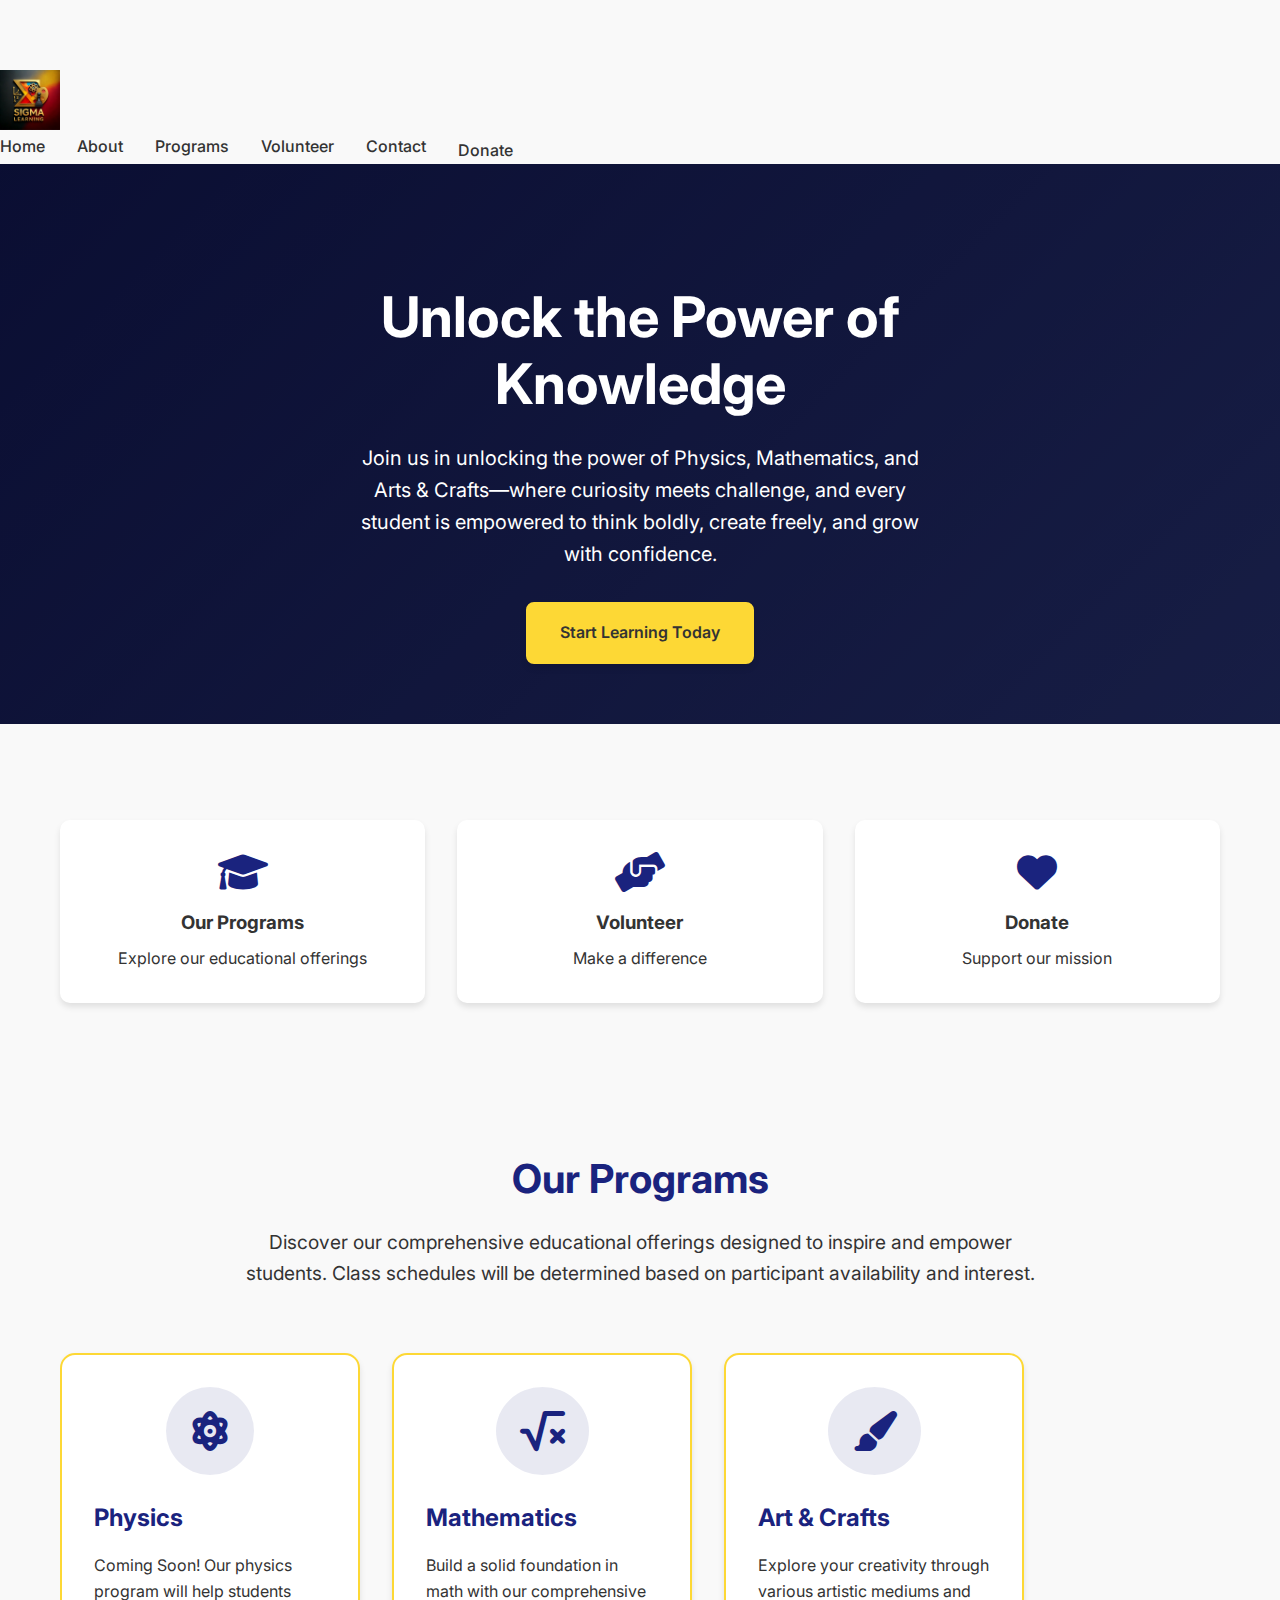
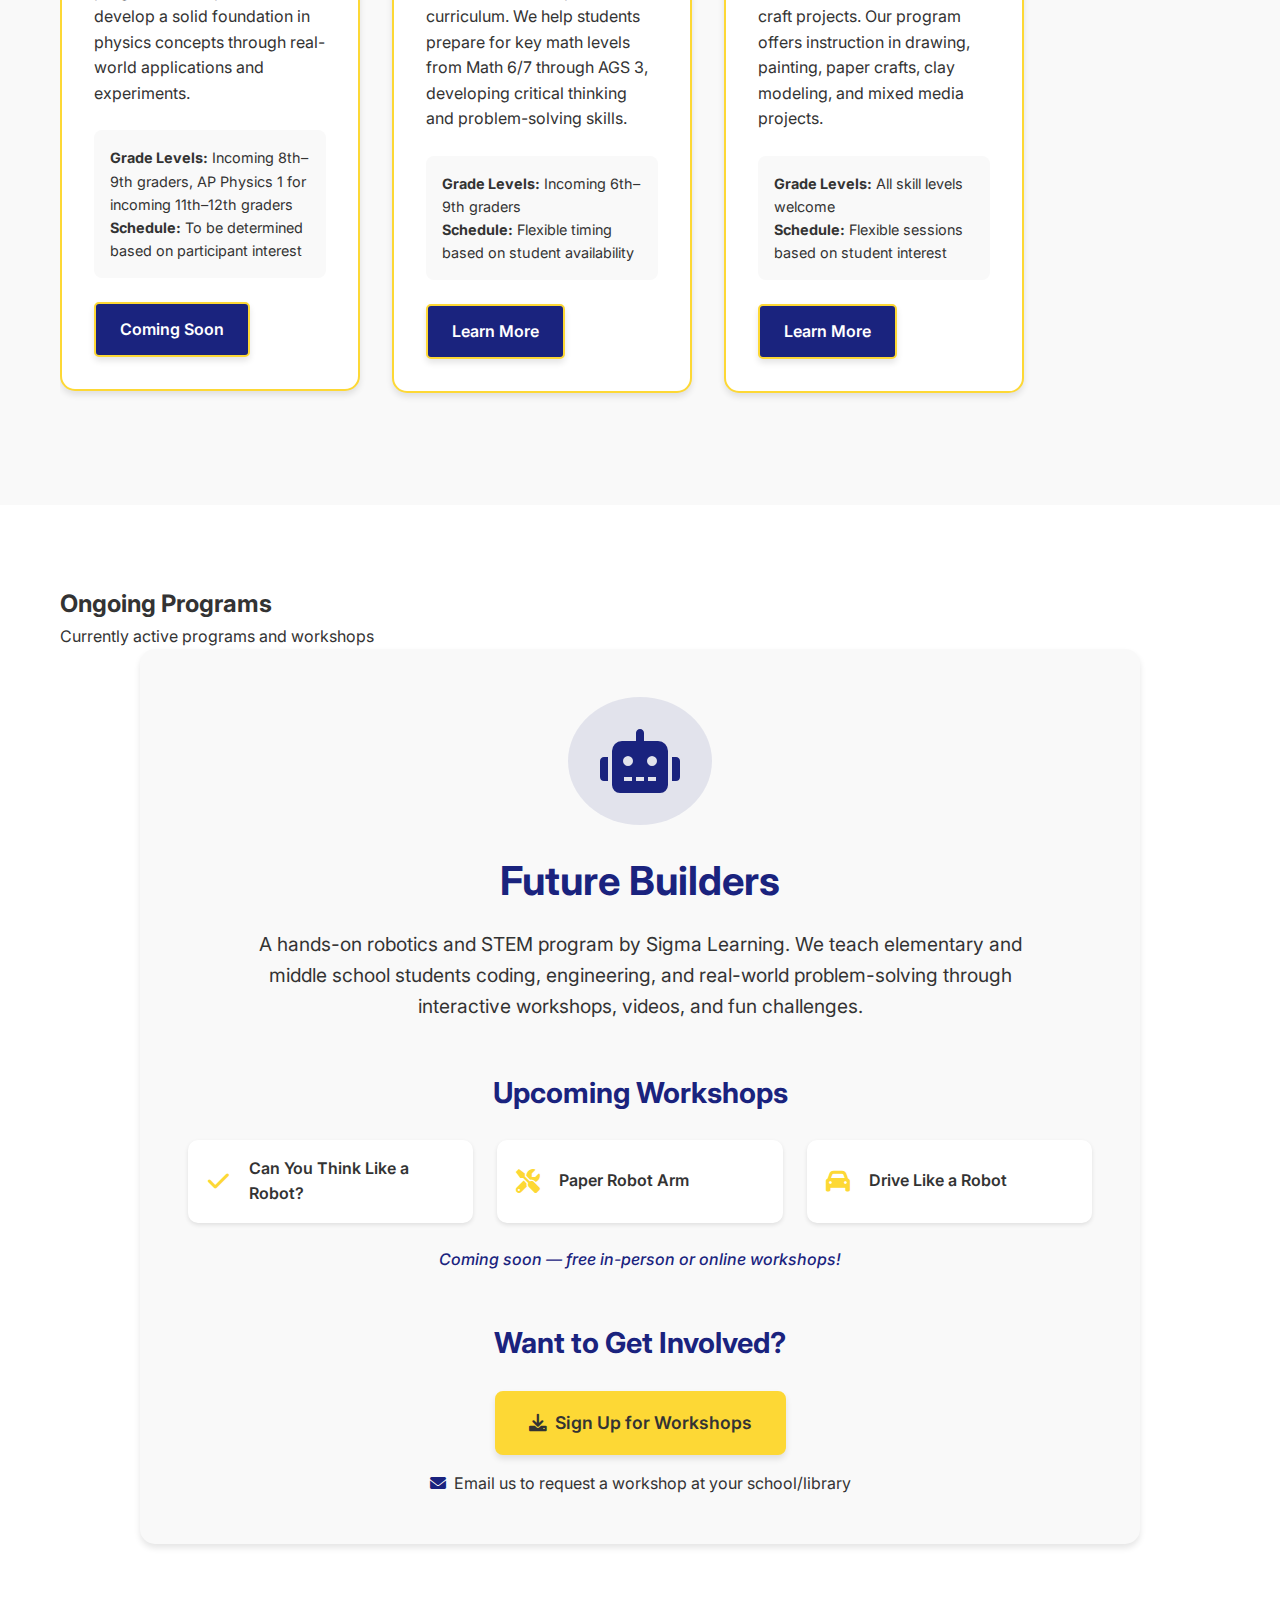
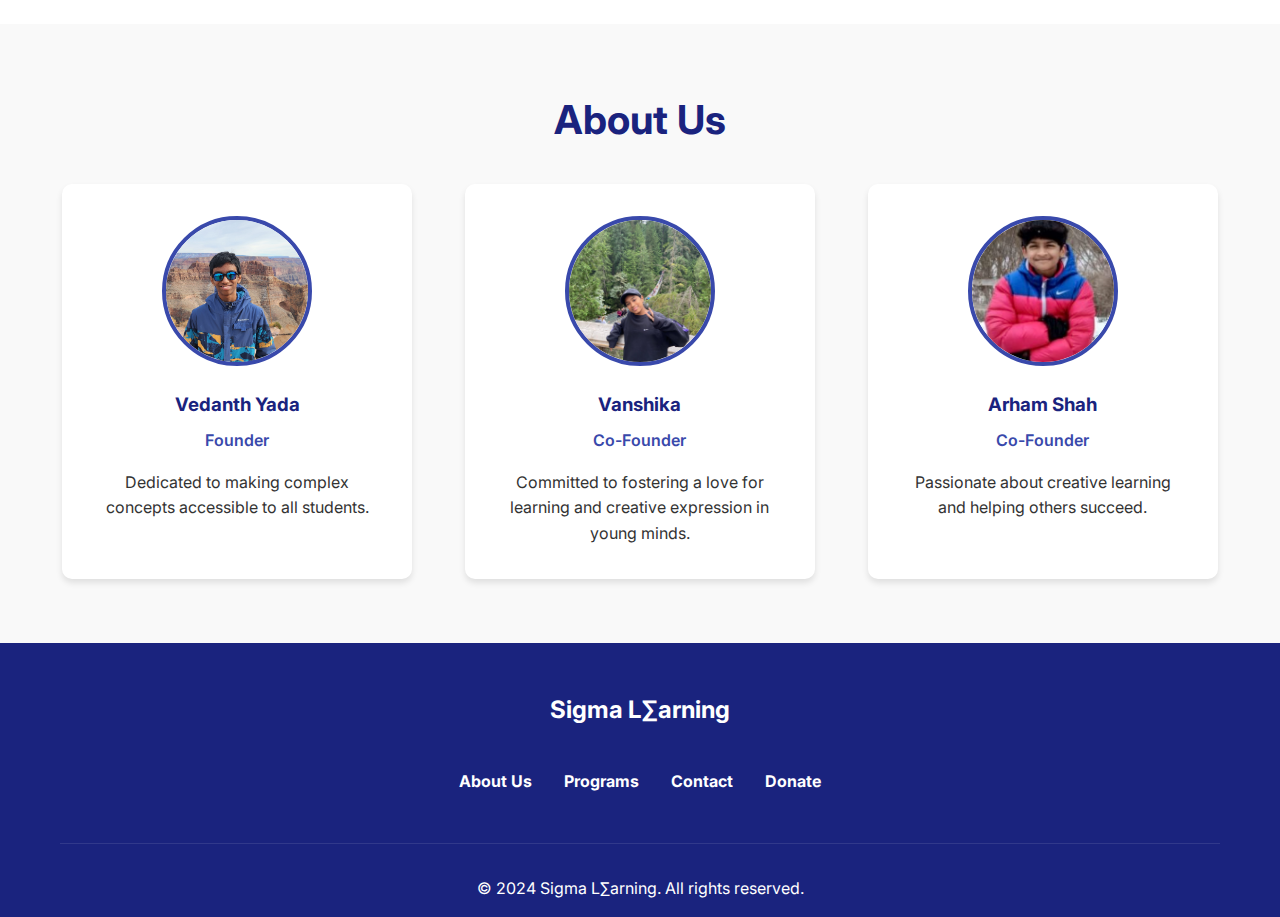
<file: index.html>
<!DOCTYPE html>
<html lang="en">
<head>
    <meta charset="UTF-8">
    <meta name="viewport" content="width=device-width, initial-scale=1.0">
    <title>Sigma L∑arning - Physics, Math, Chess & Art Education</title>
    <!-- Updated: 2024-03-21 -->
    <link rel="stylesheet" href="styles.css">
    <link rel="stylesheet" href="https://cdnjs.cloudflare.com/ajax/libs/font-awesome/6.0.0/css/all.min.css">
    <link href="https://fonts.googleapis.com/css2?family=Inter:wght@400;500;600;700&display=swap" rel="stylesheet">
</head>
<body>
    <!-- Navigation -->
    <nav class="navbar">
        <a href="index.html" class="logo">
            <img src="images/SL logo.jpg" alt="Sigma L∑arning Logo">
        </a>
        <button class="menu-toggle" aria-label="Toggle menu">
            <i class="fas fa-bars"></i>
        </button>
        <ul class="nav-links">
            <li><a href="index.html">Home</a></li>
            <li><a href="about.html">About</a></li>
            <li><a href="programs.html">Programs</a></li>
            <li><a href="volunteer.html">Volunteer</a></li>
            <li><a href="contact.html">Contact</a></li>
            <li><a href="donate.html" class="donate-btn">Donate</a></li>
        </ul>
    </nav>

    <!-- Hero Section -->
    <section class="hero">
        <div class="hero-content">
            <h1>Unlock the Power of Knowledge</h1>
            <p>Join us in unlocking the power of Physics, Mathematics, and Arts & Crafts—where curiosity meets challenge, and every student is empowered to think boldly, create freely, and grow with confidence.</p>
            <a href="https://forms.gle/2BKvypCwVg6WaUdq7" class="cta-button">Start Learning Today</a>
            <!-- Add this button for mobile devices -->
            <a href="programs.html" class="mobile-signup-btn">Sign Up for Programs</a>
        </div>
    </section>

    <!-- Quick Links Section -->
    <section class="quick-links">
        <div class="container">
            <div class="link-cards">
                <a href="programs.html" class="link-card">
                    <i class="fas fa-graduation-cap"></i>
                    <h3>Our Programs</h3>
                    <p>Explore our educational offerings</p>
                </a>
                <a href="volunteer.html" class="link-card">
                    <i class="fas fa-hands-helping"></i>
                    <h3>Volunteer</h3>
                    <p>Make a difference</p>
                </a>
                <a href="donate.html" class="link-card">
                    <i class="fas fa-heart"></i>
                    <h3>Donate</h3>
                    <p>Support our mission</p>
                </a>
            </div>
        </div>
    </section>

    <!-- Programs Section -->
    <section class="programs">
        <div class="container">
            <div class="section-header">
                <h2>Our Programs</h2>
                <p>Discover our comprehensive educational offerings designed to inspire and empower students. Class schedules will be determined based on participant availability and interest.</p>
            </div>
            <div class="program-cards">
                <div class="program-card">
                    <div class="program-icon">
                        <i class="fas fa-atom"></i>
                    </div>
                    <div class="program-content">
                        <h3>Physics</h3>
                        <p>Coming Soon! Our physics program will help students develop a solid foundation in physics concepts through real-world applications and experiments.</p>
                        <div class="program-info">
                            <p><strong>Grade Levels:</strong> Incoming 8th–9th graders, AP Physics 1 for incoming 11th–12th graders</p>
                            <p><strong>Schedule:</strong> To be determined based on participant interest</p>
                        </div>
                        <a href="programs.html#physics" class="cta-button">Coming Soon</a>
                    </div>
                </div>
                <div class="program-card">
                    <div class="program-icon">
                        <i class="fas fa-square-root-alt"></i>
                    </div>
                    <div class="program-content">
                        <h3>Mathematics</h3>
                        <p>Build a solid foundation in math with our comprehensive curriculum. We help students prepare for key math levels from Math 6/7 through AGS 3, developing critical thinking and problem-solving skills.</p>
                        <div class="program-info">
                            <p><strong>Grade Levels:</strong> Incoming 6th–9th graders</p>
                            <p><strong>Schedule:</strong> Flexible timing based on student availability</p>
                        </div>
                        <a href="programs.html#math" class="cta-button">Learn More</a>
                    </div>
                </div>
                
                <div class="program-card">
                    <div class="program-icon">
                        <i class="fas fa-paint-brush"></i>
                    </div>
                    <div class="program-content">
                        <h3>Art & Crafts</h3>
                        <p>Explore your creativity through various artistic mediums and craft projects. Our program offers instruction in drawing, painting, paper crafts, clay modeling, and mixed media projects.</p>
                        <div class="program-info">
                            <p><strong>Grade Levels:</strong> All skill levels welcome</p>
                            <p><strong>Schedule:</strong> Flexible sessions based on student interest</p>
                        </div>
                        <a href="programs.html#art" class="cta-button">Learn More</a>
                    </div>
                </div>
            </div>
        </div>
    </section>

    <!-- Ongoing Programs Section -->
    <section class="ongoing-programs">
        <div class="container">
            <div class="section-header">
                <h2>Ongoing Programs</h2>
                <p>Currently active programs and workshops</p>
            </div>
            <div class="future-builders">
                <div class="program-overview">
                    <div class="program-icon">
                        <i class="fas fa-robot"></i>
                    </div>
                    <h3>Future Builders</h3>
                    <p class="program-description">A hands-on robotics and STEM program by Sigma Learning. We teach elementary and middle school students coding, engineering, and real-world problem-solving through interactive workshops, videos, and fun challenges.</p>
                </div>
                
                <div class="workshops-section">
                    <h4>Upcoming Workshops</h4>
                    <div class="workshop-list">
                        <div class="workshop-item">
                            <i class="fas fa-check"></i>
                            <span>Can You Think Like a Robot?</span>
                        </div>
                        <div class="workshop-item">
                            <i class="fas fa-tools"></i>
                            <span>Paper Robot Arm</span>
                        </div>
                        <div class="workshop-item">
                            <i class="fas fa-car"></i>
                            <span>Drive Like a Robot</span>
                        </div>
                    </div>
                    <p class="workshop-note">Coming soon — free in-person or online workshops!</p>
                </div>
                
                <div class="get-involved">
                    <h4>Want to Get Involved?</h4>
                    <div class="involvement-options">
                        <a href="https://forms.gle/epkMcvoXRpTaV2NQ6" class="cta-button" target="_blank">
                            <i class="fas fa-download"></i>
                            Sign Up for Workshops
                        </a>
                        <p class="email-note">
                            <i class="fas fa-envelope"></i>
                            Email us to request a workshop at your school/library
                        </p>
                    </div>
                </div>
            </div>
        </div>
    </section>

    <!-- About Section -->
    <section class="about">
        <div class="container">
            <h2>About Us</h2>
            <div class="team-members">
                <div class="team-member">
                    <div class="member-image">
                        <img src="images/vedanth.jpg" alt="Vedanth Yada">
                    </div>
                    <h3>Vedanth Yada</h3>
                    <p class="role">Founder</p>
                    <p>Dedicated to making complex concepts accessible to all students.</p>
                </div>
                <div class="team-member">
                    <div class="member-image">
                        <img src="images/vanshika.jpg" alt="Vanshika">
                    </div>
                    <h3>Vanshika</h3>
                    <p class="role">Co-Founder</p>
                    <p>Committed to fostering a love for learning and creative expression in young minds.</p>
                </div>
                <div class="team-member">
                    <div class="member-image">
                        <img src="images/arham.PNG" alt="Arham Shah">
                    </div>
                    <h3>Arham Shah</h3>
                    <p class="role">Co-Founder</p>
                    <p>Passionate about creative learning and helping others succeed.</p>
                </div>
            </div>
        </div>
    </section>

    <!-- Footer -->
    <footer class="footer">
        <div class="container">
            <div class="footer-content">
                <div class="footer-logo">Sigma L∑arning</div>
                <div class="footer-links">
                    <a href="about.html">About Us</a>
                    <a href="programs.html">Programs</a>
                    <a href="contact.html">Contact</a>
                    <a href="donate.html">Donate</a>
                </div>
                
            </div>
            <div class="footer-bottom">
                <p>&copy; 2024 Sigma L∑arning. All rights reserved.</p>
            </div>
        </div>
    </footer>

    <script src="script.js"></script>
</body>
</html>
</file>
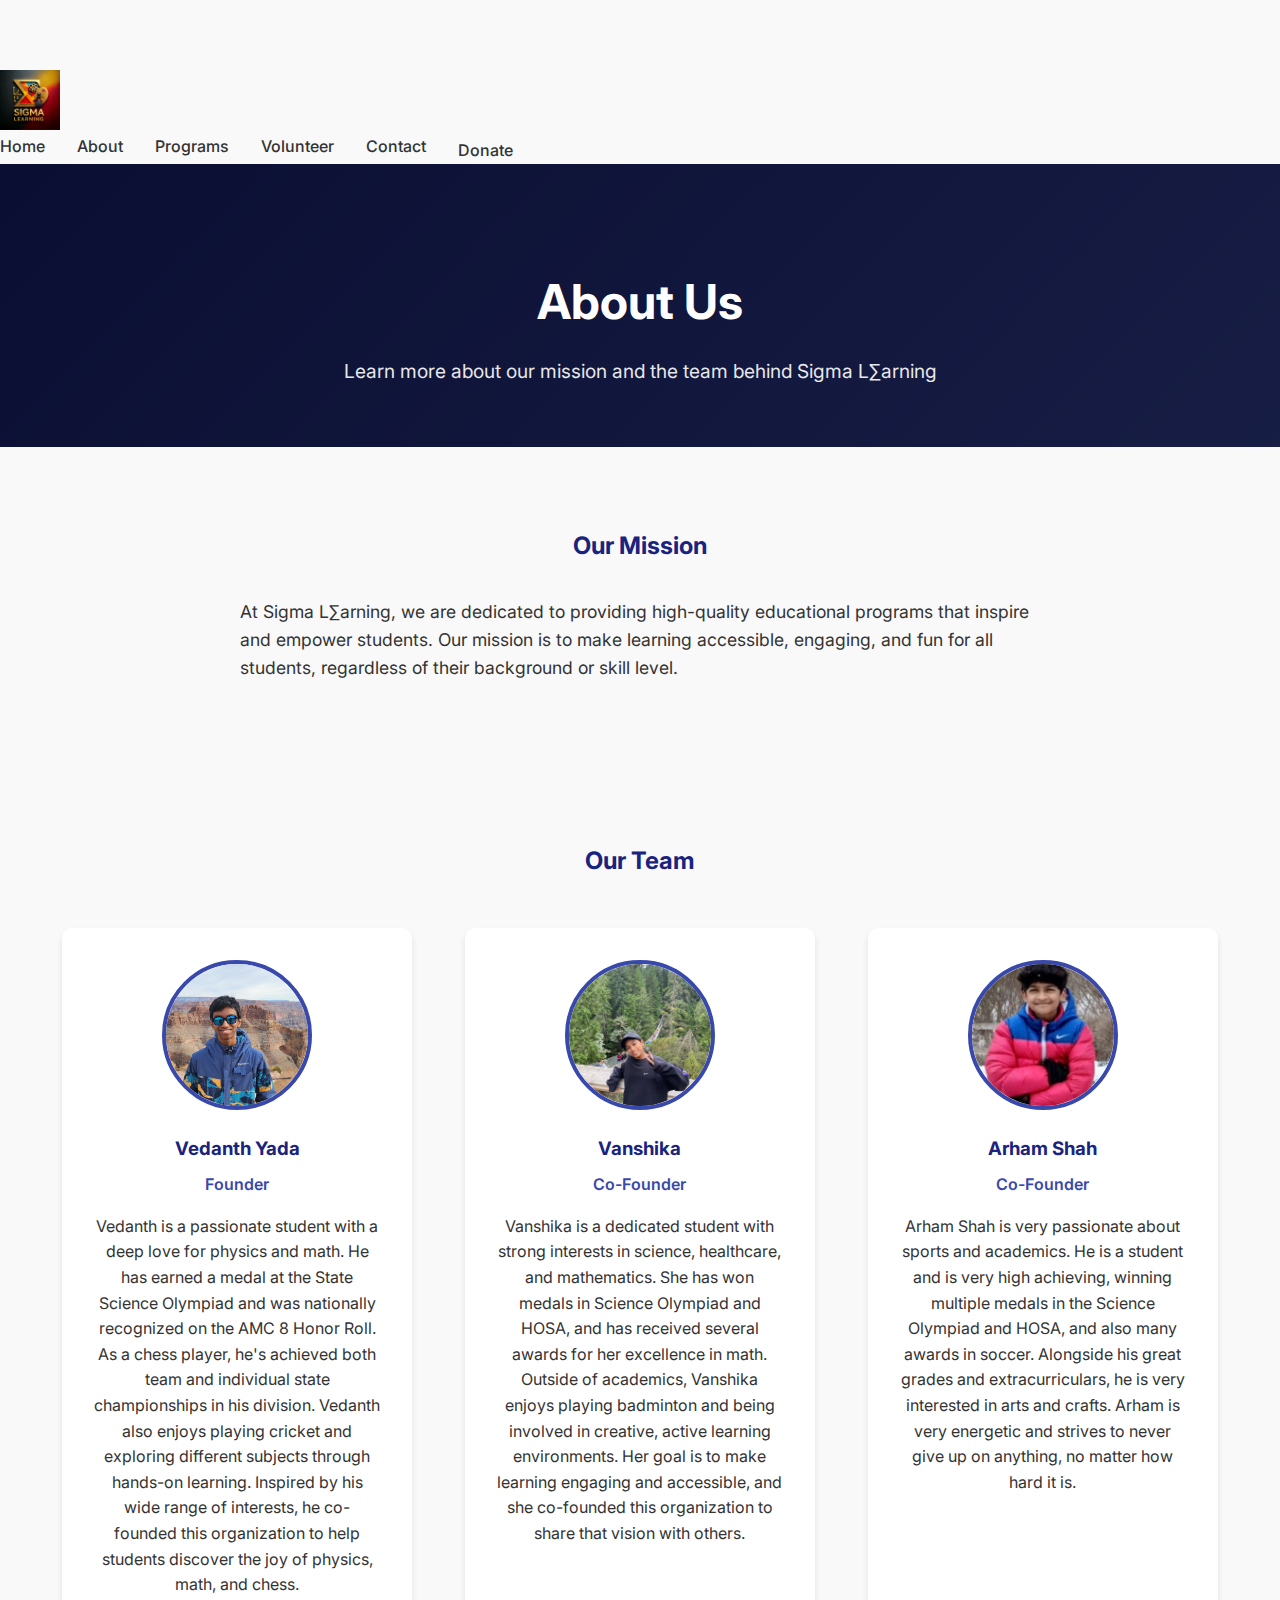
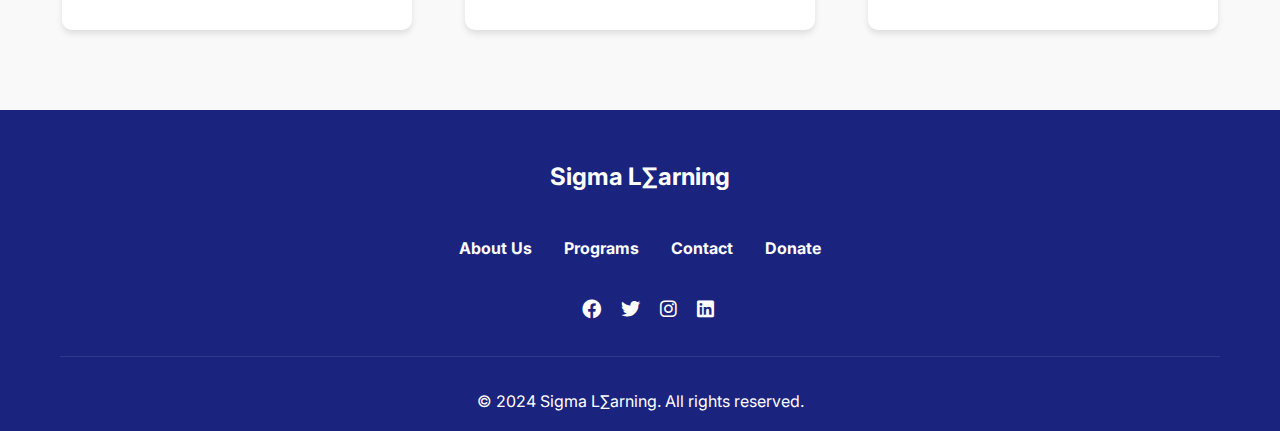
<file: about.html>
<!DOCTYPE html>
<html lang="en">
<head>
    <meta charset="UTF-8">
    <meta name="viewport" content="width=device-width, initial-scale=1.0">
    <title>Sigma L∑arning - About Us</title>
    <link rel="stylesheet" href="styles.css">
    <link rel="stylesheet" href="https://cdnjs.cloudflare.com/ajax/libs/font-awesome/6.0.0/css/all.min.css">
    <link href="https://fonts.googleapis.com/css2?family=Inter:wght@400;500;600;700&display=swap" rel="stylesheet">
</head>
<body>
    <!-- Navigation -->
    <nav class="navbar">
        <a href="index.html" class="logo">
            <img src="images/SL logo.jpg" alt="Sigma L∑arning Logo">
        </a>
        <ul class="nav-links">
            <li><a href="index.html">Home</a></li>
            <li><a href="about.html">About</a></li>
            <li><a href="programs.html">Programs</a></li>
            <li><a href="volunteer.html">Volunteer</a></li>
            <li><a href="contact.html">Contact</a></li>
            <li><a href="donate.html" class="donate-btn">Donate</a></li>
        </ul>
    </nav>

    <!-- About Hero Section -->
    <section class="about-hero">
        <div class="container">
            <h1>About Us</h1>
            <p>Learn more about our mission and the team behind Sigma L∑arning</p>
        </div>
    </section>

    <!-- Mission Section -->
    <section class="mission">
        <div class="container">
            <h2>Our Mission</h2>
            <p>At Sigma L∑arning, we are dedicated to providing high-quality educational programs that inspire and empower students. Our mission is to make learning accessible, engaging, and fun for all students, regardless of their background or skill level.</p>
        </div>
    </section>

    <!-- Team Section -->
    <section class="team">
        <div class="container">
            <h2>Our Team</h2>
            <div class="team-members">
                <div class="team-member">
                    <div class="member-image">
                        <img src="images/vedanth.jpg" alt="Vedanth Yada">
                    </div>
                    <h3>Vedanth Yada</h3>
                    <p class="role">Founder</p>
                    <p>Vedanth is a passionate student with a deep love for physics and math. He has earned a medal at the State Science Olympiad and was nationally recognized on the AMC 8 Honor Roll. As a chess player, he's achieved both team and individual state championships in his division. Vedanth also enjoys playing cricket and exploring different subjects through hands-on learning. Inspired by his wide range of interests, he co-founded this organization to help students discover the joy of physics, math, and chess.</p>
                </div>
                <div class="team-member">
                    <div class="member-image">
                        <img src="images/vanshika.jpg" alt="Vanshika">
                    </div>
                    <h3>Vanshika</h3>
                    <p class="role">Co-Founder</p>
                    <p>Vanshika is a dedicated student with strong interests in science, healthcare, and mathematics. She has won medals in Science Olympiad and HOSA, and has received several awards for her excellence in math. Outside of academics, Vanshika enjoys playing badminton and being involved in creative, active learning environments. Her goal is to make learning engaging and accessible, and she co-founded this organization to share that vision with others.</p>
                </div>
                <div class="team-member">
                    <div class="member-image">
                        <img src="images/arham.PNG" alt="Arham Shah">
                    </div>
                    <h3>Arham Shah</h3>
                    <p class="role">Co-Founder</p>
                    <p>Arham Shah is very passionate about sports and academics. He is a student and is very high achieving, winning multiple medals in the Science Olympiad and HOSA, and also many awards in soccer. Alongside his great grades and extracurriculars, he is very interested in arts and crafts. Arham is very energetic and strives to never give up on anything, no matter how hard it is.</p>
                </div>
            </div>
        </div>
    </section>

    <!-- Footer -->
    <footer class="footer">
        <div class="container">
            <div class="footer-content">
                <div class="footer-logo">Sigma L∑arning</div>
                <div class="footer-links">
                    <a href="about.html">About Us</a>
                    <a href="programs.html">Programs</a>
                    <a href="contact.html">Contact</a>
                    <a href="donate.html">Donate</a>
                </div>
                <div class="social-links">
                    <a href="#"><i class="fab fa-facebook"></i></a>
                    <a href="#"><i class="fab fa-twitter"></i></a>
                    <a href="#"><i class="fab fa-instagram"></i></a>
                    <a href="#"><i class="fab fa-linkedin"></i></a>
                </div>
            </div>
            <div class="footer-bottom">
                <p>&copy; 2024 Sigma L∑arning. All rights reserved.</p>
            </div>
        </div>
    </footer>

    <script src="script.js"></script>
</body>
</html>
</file>
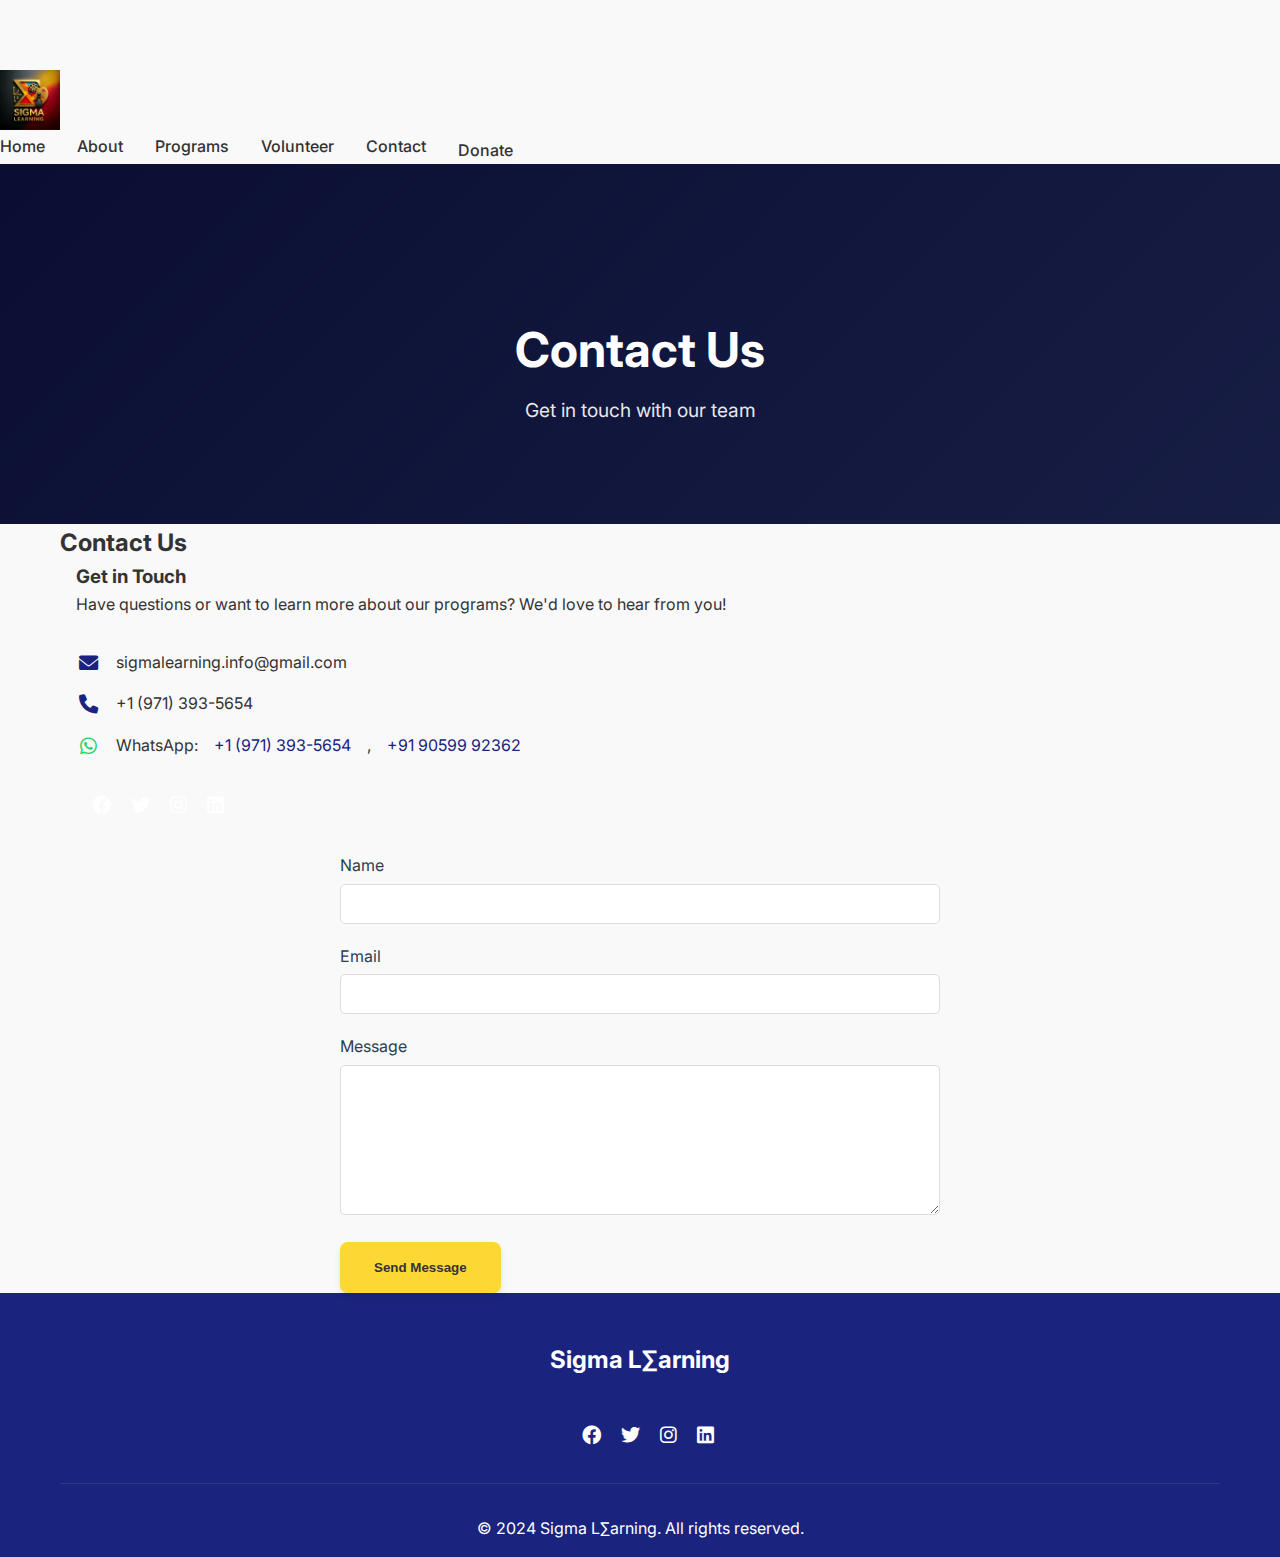
<file: contact.html>
<!DOCTYPE html>
<html lang="en">
<head>
    <meta charset="UTF-8">
    <meta name="viewport" content="width=device-width, initial-scale=1.0">
    <title>Sigma L∑arning - Contact Us</title>
    <link rel="stylesheet" href="styles.css">
    <link rel="stylesheet" href="https://cdnjs.cloudflare.com/ajax/libs/font-awesome/6.0.0/css/all.min.css">
    <link href="https://fonts.googleapis.com/css2?family=Inter:wght@400;500;600;700&display=swap" rel="stylesheet">
</head>
<body>
    <!-- Navigation -->
    <nav class="navbar">
        <a href="index.html" class="logo">
            <img src="images/SL logo.jpg" alt="Sigma L∑arning Logo">
        </a>
        <ul class="nav-links">
            <li><a href="index.html">Home</a></li>
            <li><a href="about.html">About</a></li>
            <li><a href="programs.html">Programs</a></li>
            <li><a href="volunteer.html">Volunteer</a></li>
            <li><a href="contact.html">Contact</a></li>
            <li><a href="donate.html" class="donate-btn">Donate</a></li>
        </ul>
    </nav>

    <!-- Contact Hero Section -->
    <section class="programs-hero">
        <div class="container">
            <h1>Contact Us</h1>
            <p>Get in touch with our team</p>
        </div>
    </section>

    <!-- Contact Section -->
    <section class="contact">
        <div class="container">
            <h2>Contact Us</h2>
            <div class="contact-content">
                <div class="contact-info">
                    <h3>Get in Touch</h3>
                    <p>Have questions or want to learn more about our programs? We'd love to hear from you!</p>
                    <div class="contact-details">
                        <p><i class="fas fa-envelope"></i> sigmalearning.info@gmail.com</p>
                        <p><i class="fas fa-phone"></i> +1 (971) 393-5654</p>
                        <p><i class="fab fa-whatsapp"></i> WhatsApp: 
                            <a href="https://wa.me/19713935654">+1 (971) 393-5654</a>, 
                            <a href="https://wa.me/919059992362">+91 90599 92362</a>
                        </p>
                    </div>
                    <div class="social-links">
                        <a href="#"><i class="fab fa-facebook"></i></a>
                        <a href="#"><i class="fab fa-twitter"></i></a>
                        <a href="#"><i class="fab fa-instagram"></i></a>
                        <a href="#"><i class="fab fa-linkedin"></i></a>
                    </div>
                </div>
                <form class="contact-form" action="https://formspree.io/f/sigmalearning.info@gmail.com" method="POST">
                    <div class="form-group">
                        <label for="name">Name</label>
                        <input type="text" id="name" name="name" required>
                    </div>
                    <div class="form-group">
                        <label for="email">Email</label>
                        <input type="email" id="email" name="email" required>
                    </div>
                    <div class="form-group">
                        <label for="message">Message</label>
                        <textarea id="message" name="message" required></textarea>
                    </div>
                    <button type="submit" class="cta-button">Send Message</button>
                </form>
            </div>
        </div>
    </section>

    <!-- Footer -->
    <footer class="footer">
        <div class="container">
            <div class="footer-content">
                <div class="footer-logo">Sigma L∑arning</div>
                <div class="social-links">
                    <a href="#"><i class="fab fa-facebook"></i></a>
                    <a href="#"><i class="fab fa-twitter"></i></a>
                    <a href="#"><i class="fab fa-instagram"></i></a>
                    <a href="#"><i class="fab fa-linkedin"></i></a>
                </div>
            </div>
            <div class="footer-bottom">
                <p>&copy; 2024 Sigma L∑arning. All rights reserved.</p>
            </div>
        </div>
    </footer>

    <script src="script.js"></script>
</body>
</html>
</file>
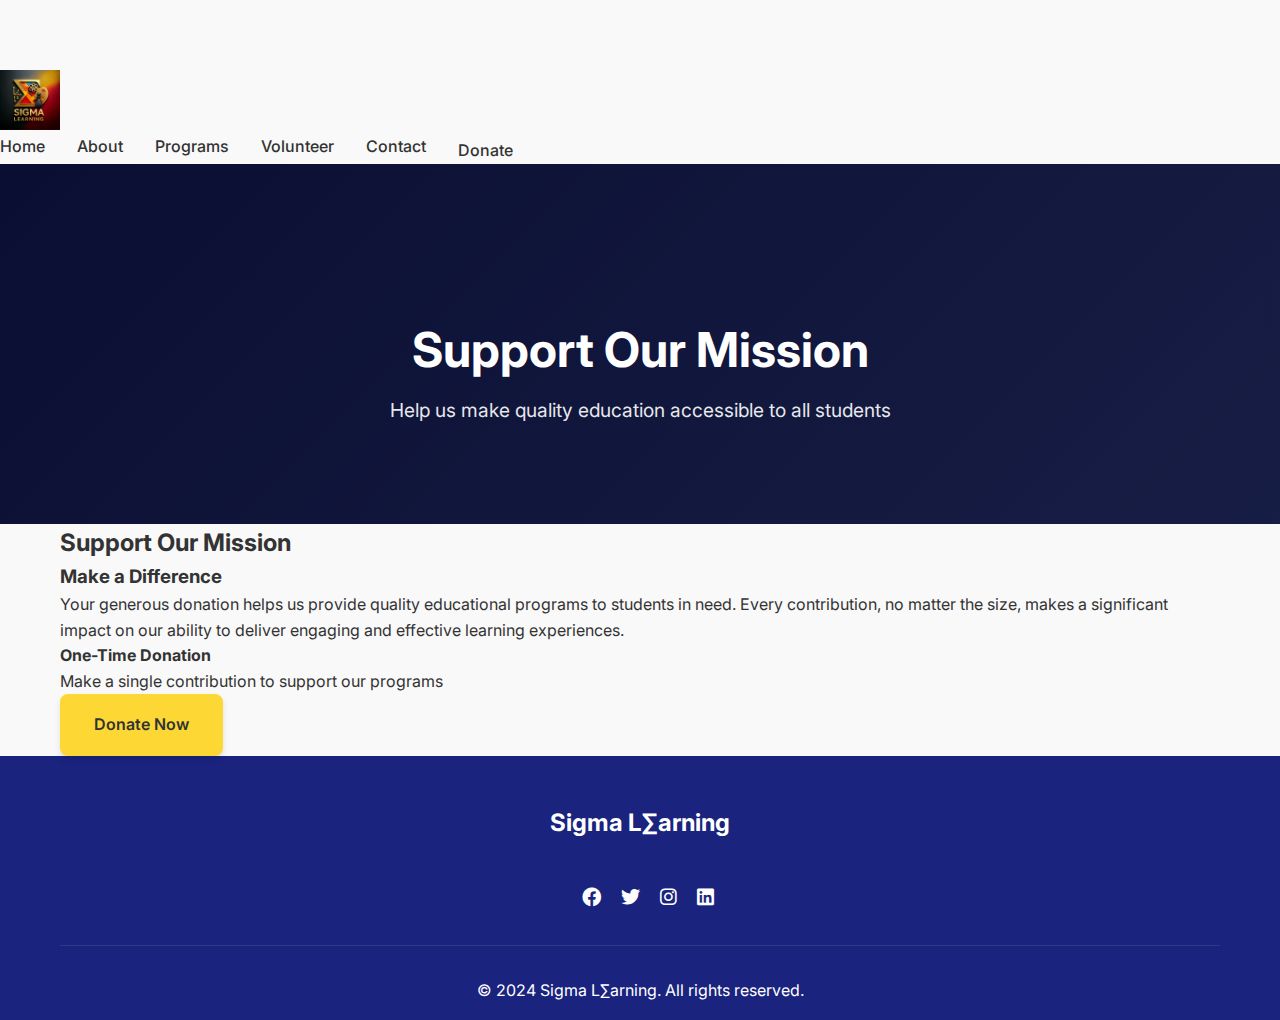
<file: donate.html>
<!DOCTYPE html>
<html lang="en">
<head>
    <meta charset="UTF-8">
    <meta name="viewport" content="width=device-width, initial-scale=1.0">
    <title>Sigma L∑arning - Donate</title>
    <link rel="stylesheet" href="styles.css">
    <link rel="stylesheet" href="https://cdnjs.cloudflare.com/ajax/libs/font-awesome/6.0.0/css/all.min.css">
    <link href="https://fonts.googleapis.com/css2?family=Inter:wght@400;500;600;700&display=swap" rel="stylesheet">
</head>
<body>
    <!-- Navigation -->
    <nav class="navbar">
        <a href="index.html" class="logo">
            <img src="images/SL logo.jpg" alt="Sigma L∑arning Logo">
        </a>
        <ul class="nav-links">
            <li><a href="index.html">Home</a></li>
            <li><a href="about.html">About</a></li>
            <li><a href="programs.html">Programs</a></li>
            <li><a href="volunteer.html">Volunteer</a></li>
            <li><a href="contact.html">Contact</a></li>
            <li><a href="donate.html" class="donate-btn">Donate</a></li>
        </ul>
    </nav>

    <!-- Donate Hero Section -->
    <section class="programs-hero">
        <div class="container">
            <h1>Support Our Mission</h1>
            <p>Help us make quality education accessible to all students</p>
        </div>
    </section>

    <!-- Donation Options Section -->
    <section class="donate">
        <div class="container">
            <h2>Support Our Mission</h2>
            <div class="donate-content">
                <div class="donate-info">
                    <h3>Make a Difference</h3>
                    <p>Your generous donation helps us provide quality educational programs to students in need. Every contribution, no matter the size, makes a significant impact on our ability to deliver engaging and effective learning experiences.</p>
                    <div class="donation-options">
                        <div class="donation-option">
                            <h4>One-Time Donation</h4>
                            <p>Make a single contribution to support our programs</p>
                            <a href="#" class="cta-button">Donate Now</a>
                        </div>
                    </div>
                </div>
            </div>
        </div>
    </section>

    <!-- Footer -->
    <footer class="footer">
        <div class="container">
            <div class="footer-content">
                <div class="footer-logo">Sigma L∑arning</div>
                <div class="social-links">
                    <a href="#"><i class="fab fa-facebook"></i></a>
                    <a href="#"><i class="fab fa-twitter"></i></a>
                    <a href="#"><i class="fab fa-instagram"></i></a>
                    <a href="#"><i class="fab fa-linkedin"></i></a>
                </div>
            </div>
            <div class="footer-bottom">
                <p>&copy; 2024 Sigma L∑arning. All rights reserved.</p>
            </div>
        </div>
    </footer>

    <script src="script.js"></script>
</body>
</html>
</file>
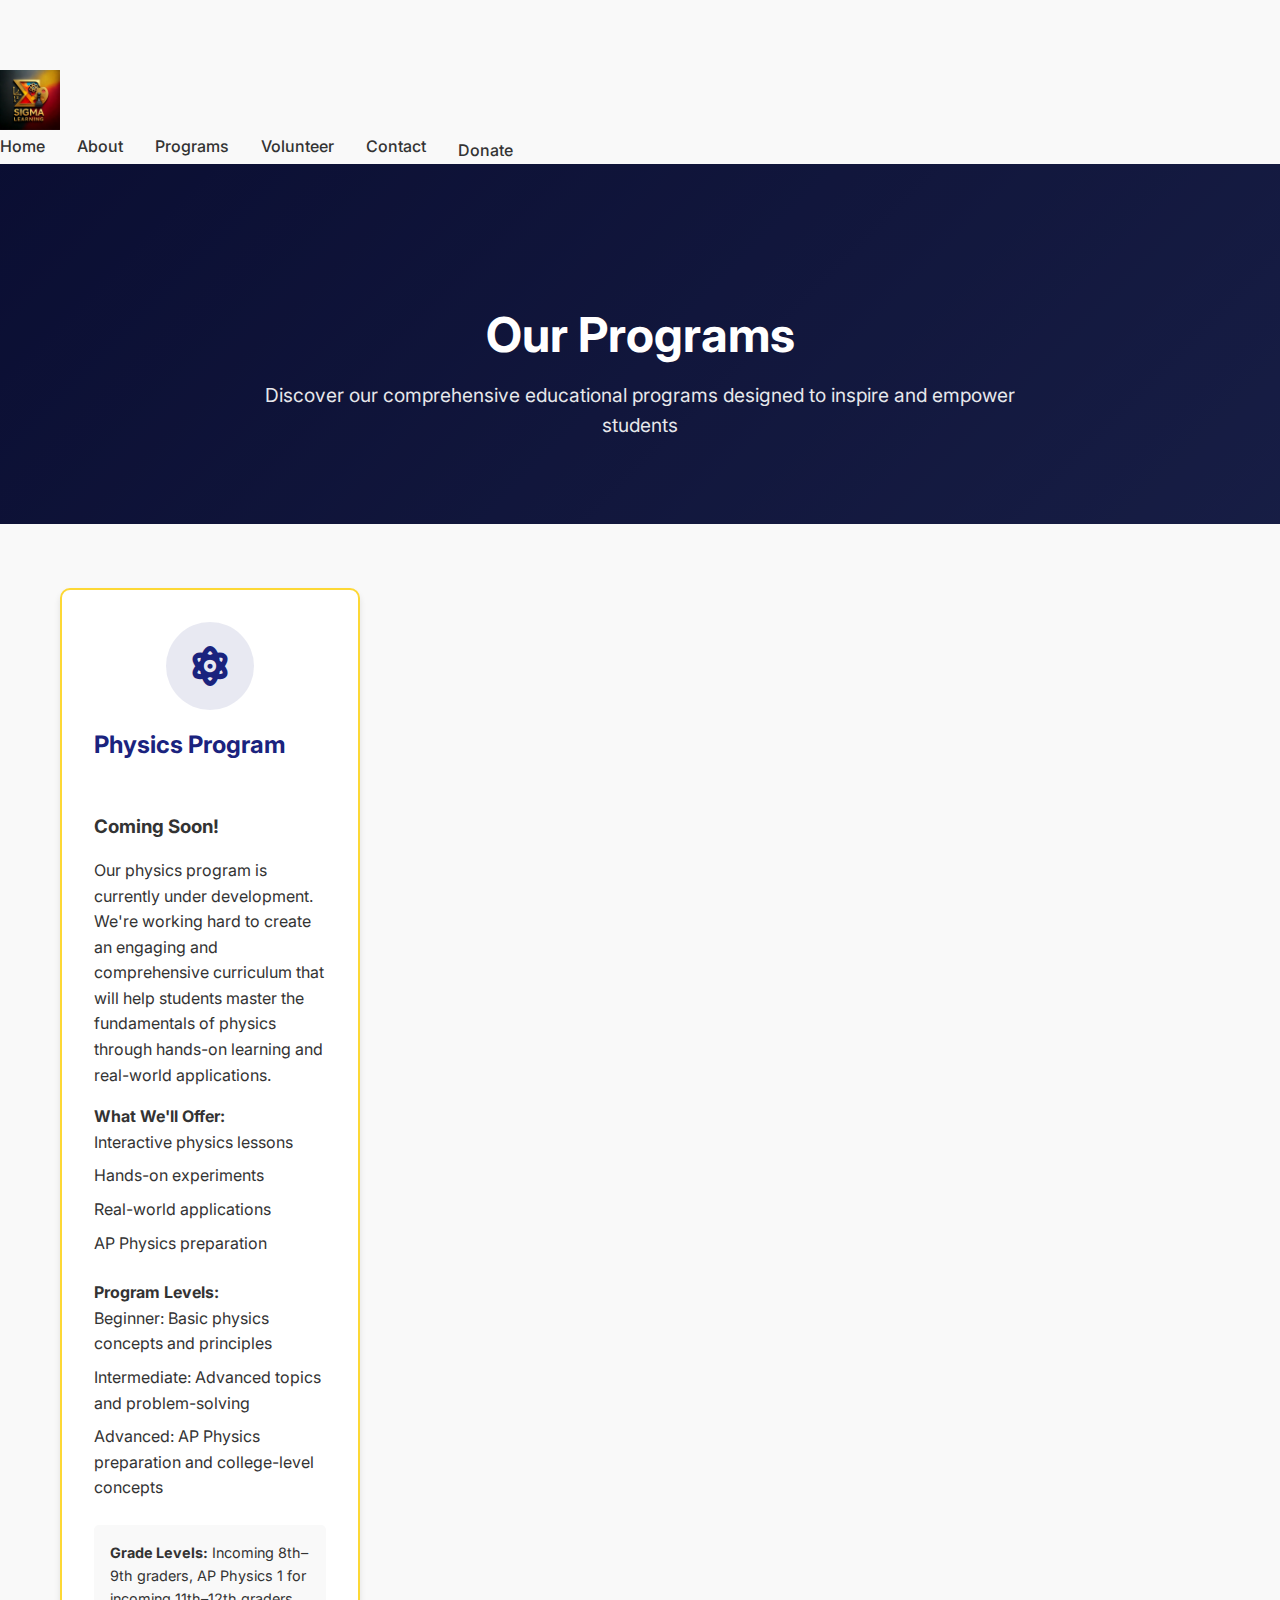
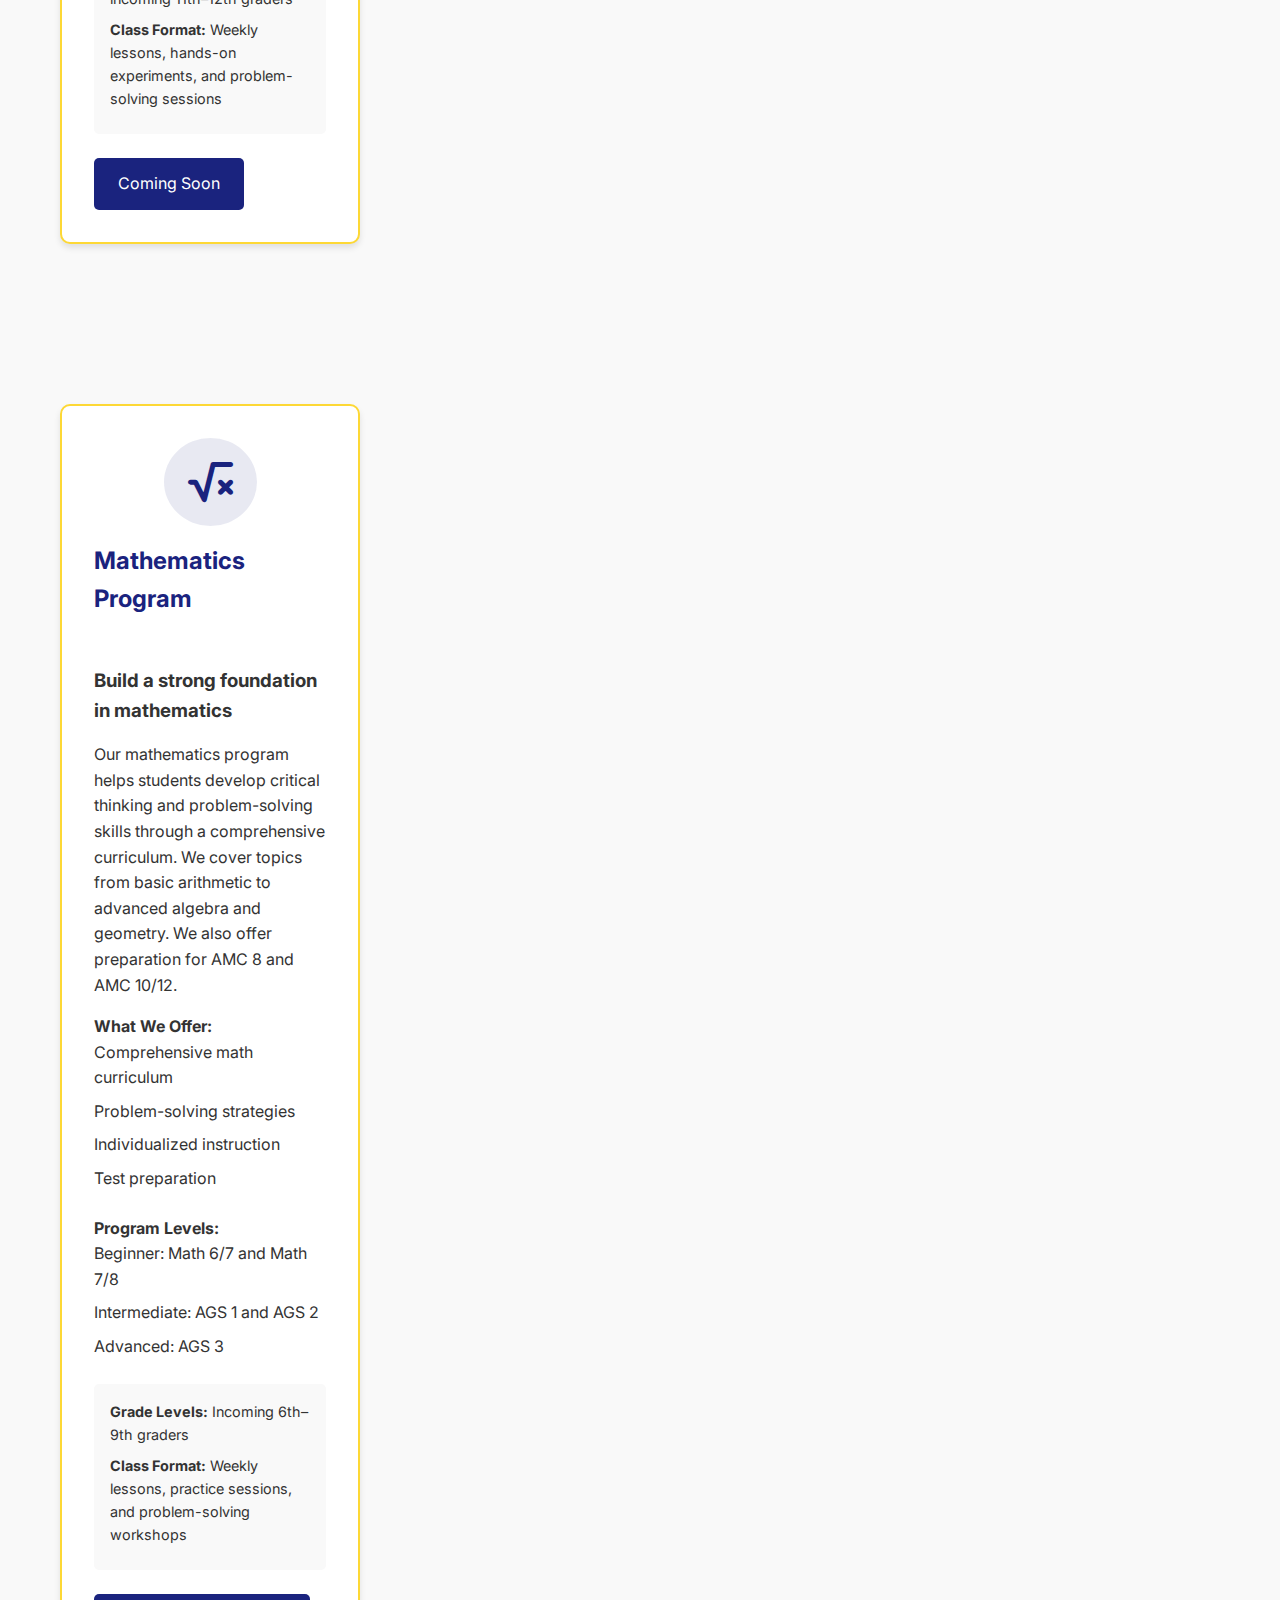
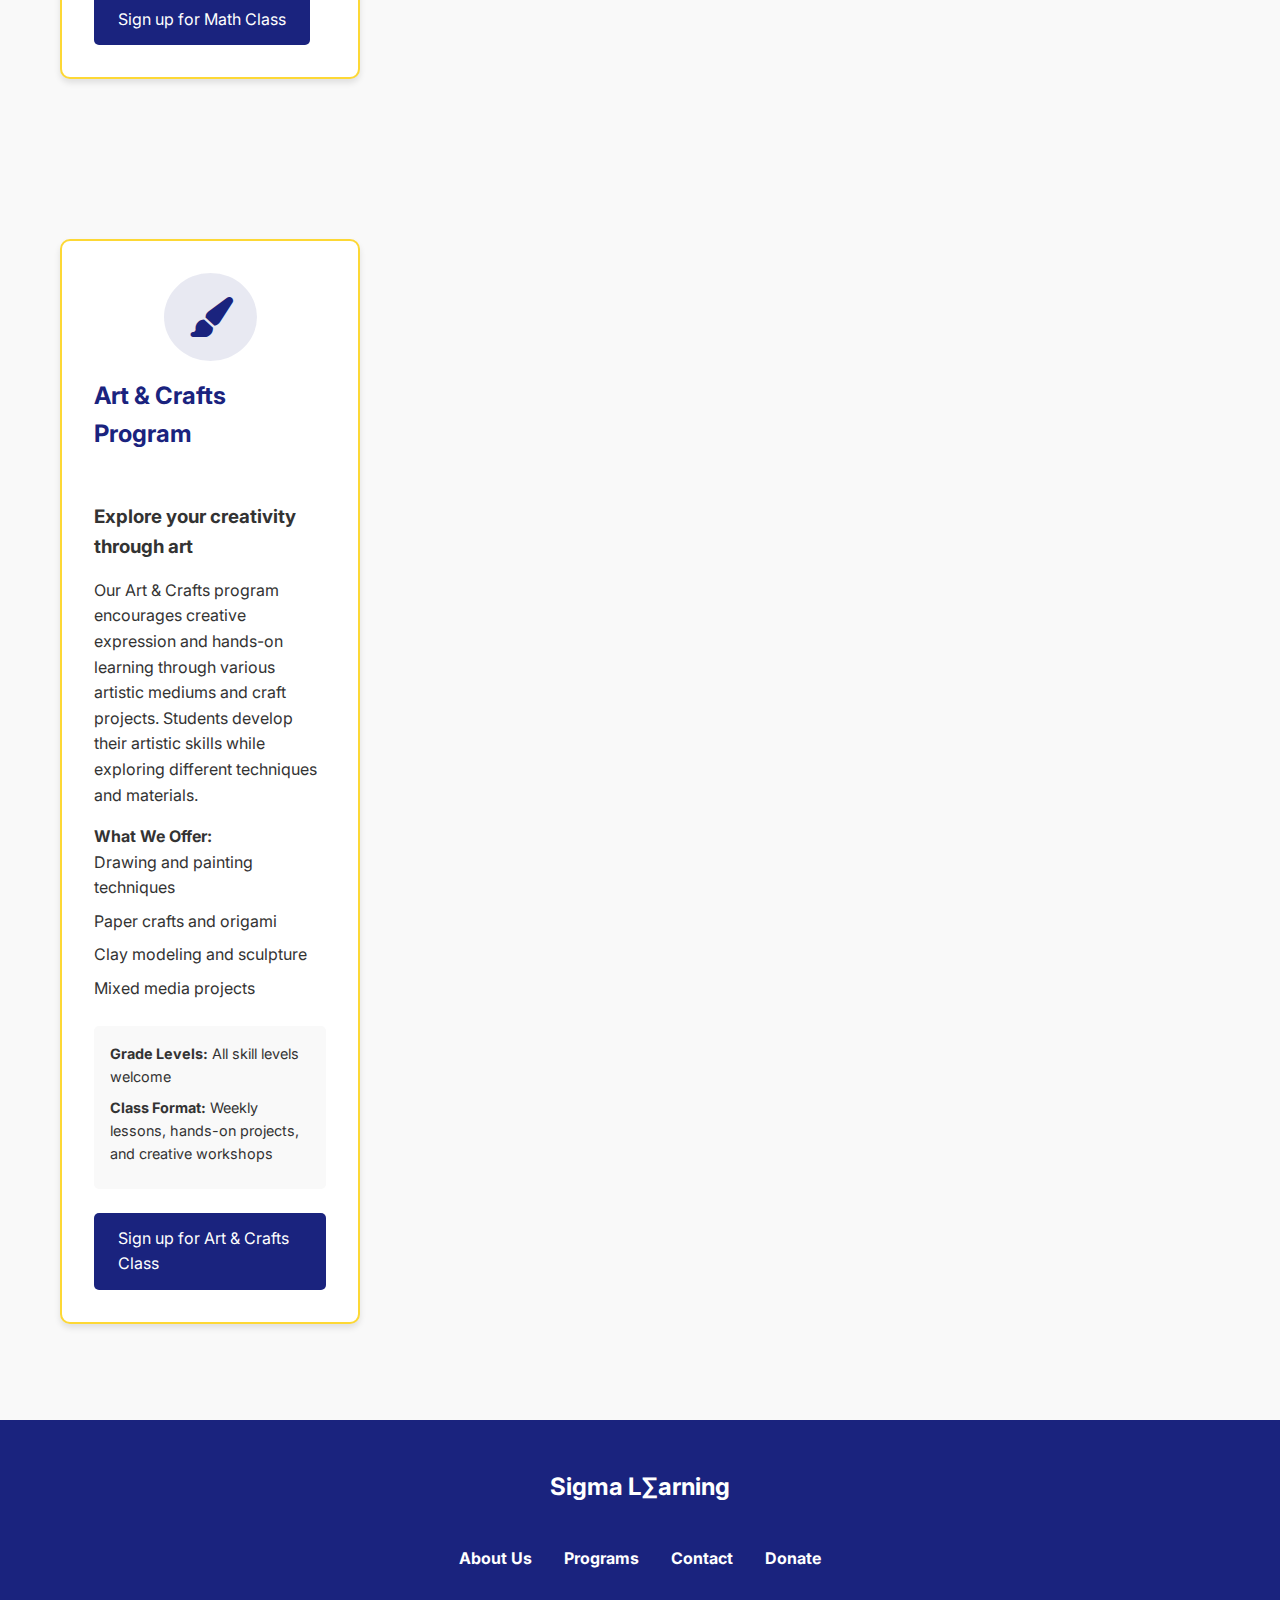
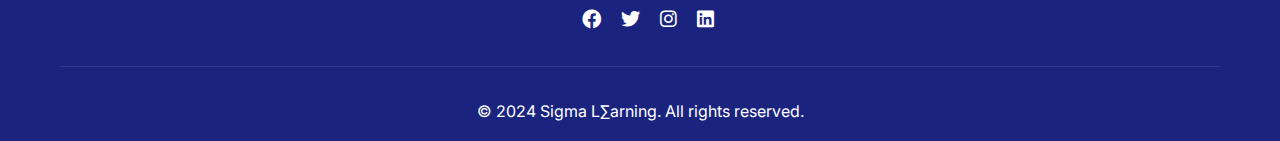
<file: programs.html>
<!DOCTYPE html>
<html lang="en">
<head>
    <meta charset="UTF-8">
    <meta name="viewport" content="width=device-width, initial-scale=1.0">
    <title>Sigma L∑arning - Our Programs</title>
    <link rel="stylesheet" href="styles.css">
    <link rel="stylesheet" href="https://cdnjs.cloudflare.com/ajax/libs/font-awesome/6.0.0/css/all.min.css">
    <link href="https://fonts.googleapis.com/css2?family=Inter:wght@400;500;600;700&display=swap" rel="stylesheet">
</head>
<body>
    <!-- Navigation -->
    <nav class="navbar">
        <a href="index.html" class="logo">
            <img src="images/SL logo.jpg" alt="Sigma L∑arning Logo">
        </a>
        <ul class="nav-links">
            <li><a href="index.html">Home</a></li>
            <li><a href="about.html">About</a></li>
            <li><a href="programs.html">Programs</a></li>
            <li><a href="volunteer.html">Volunteer</a></li>
            <li><a href="contact.html">Contact</a></li>
            <li><a href="donate.html" class="donate-btn">Donate</a></li>
        </ul>
    </nav>

    <!-- Programs Hero Section -->
    <section class="programs-hero">
        <div class="container">
            <h1>Our Programs</h1>
            <p>Discover our comprehensive educational programs designed to inspire and empower students</p>
        </div>
    </section>

    <!-- Physics Program -->
    <section id="physics" class="program-section">
        <div class="container">
            <div class="program-card">
                <div class="program-icon">
                    <i class="fas fa-atom"></i>
                </div>
                <h2>Physics Program</h2>
                <div class="program-details">
                    <h3>Coming Soon!</h3>
                    <p>Our physics program is currently under development. We're working hard to create an engaging and comprehensive curriculum that will help students master the fundamentals of physics through hands-on learning and real-world applications.</p>
                    <h4>What We'll Offer:</h4>
                    <ul>
                        <li>Interactive physics lessons</li>
                        <li>Hands-on experiments</li>
                        <li>Real-world applications</li>
                        <li>AP Physics preparation</li>
                    </ul>
                    <h4>Program Levels:</h4>
                    <ul>
                        <li>Beginner: Basic physics concepts and principles</li>
                        <li>Intermediate: Advanced topics and problem-solving</li>
                        <li>Advanced: AP Physics preparation and college-level concepts</li>
                    </ul>
                    <div class="program-info">
                        <p><strong>Grade Levels:</strong> Incoming 8th–9th graders, AP Physics 1 for incoming 11th–12th graders</p>
                        <p><strong>Class Format:</strong> Weekly lessons, hands-on experiments, and problem-solving sessions</p>
                    </div>
                    <a href="#" class="program-button">Coming Soon</a>
                </div>
            </div>
        </div>
    </section>

    <!-- Mathematics Program -->
    <section id="math" class="program-section">
        <div class="container">
            <div class="program-card">
                <div class="program-icon">
                    <i class="fas fa-square-root-alt"></i>
                </div>
                <h2>Mathematics Program</h2>
                <div class="program-details">
                    <h3>Build a strong foundation in mathematics</h3>
                    <p>Our mathematics program helps students develop critical thinking and problem-solving skills through a comprehensive curriculum. We cover topics from basic arithmetic to advanced algebra and geometry. We also offer preparation for AMC 8 and AMC 10/12.</p>
                    <h4>What We Offer:</h4>
                    <ul>
                        <li>Comprehensive math curriculum</li>
                        <li>Problem-solving strategies</li>
                        <li>Individualized instruction</li>
                        <li>Test preparation</li>
                    </ul>
                    <h4>Program Levels:</h4>
                    <ul>
                        <li>Beginner: Math 6/7 and Math 7/8</li>
                        <li>Intermediate: AGS 1 and AGS 2</li>
                        <li>Advanced: AGS 3</li>
                    </ul>
                    <div class="program-info">
                        <p><strong>Grade Levels:</strong> Incoming 6th–9th graders</p>
                        <p><strong>Class Format:</strong> Weekly lessons, practice sessions, and problem-solving workshops</p>
                    </div>
                    <a href="https://forms.gle/2BKvypCwVg6WaUdq7" class="program-button">Sign up for Math Class</a>
                </div>
            </div>
        </div>
    </section>

    

    <!-- Art & Crafts Program -->
    <section id="art" class="program-section">
        <div class="container">
            <div class="program-card">
                <div class="program-icon">
                    <i class="fas fa-paint-brush"></i>
                </div>
                <h2>Art & Crafts Program</h2>
                <div class="program-details">
                    <h3>Explore your creativity through art</h3>
                    <p>Our Art & Crafts program encourages creative expression and hands-on learning through various artistic mediums and craft projects. Students develop their artistic skills while exploring different techniques and materials.</p>
                    <h4>What We Offer:</h4>
                    <ul>
                        <li>Drawing and painting techniques</li>
                        <li>Paper crafts and origami</li>
                        <li>Clay modeling and sculpture</li>
                        <li>Mixed media projects</li>
                    </ul>
                    <div class="program-info">
                        <p><strong>Grade Levels:</strong> All skill levels welcome</p>
                        <p><strong>Class Format:</strong> Weekly lessons, hands-on projects, and creative workshops</p>
                    </div>
                    <a href="https://forms.gle/2BKvypCwVg6WaUdq7" class="program-button">Sign up for Art & Crafts Class</a>
                </div>
            </div>
        </div>
    </section>

    <!-- Footer -->
    <footer class="footer">
        <div class="container">
            <div class="footer-content">
                <div class="footer-logo">Sigma L∑arning</div>
                <div class="footer-links">
                    <a href="about.html">About Us</a>
                    <a href="programs.html">Programs</a>
                    <a href="contact.html">Contact</a>
                    <a href="donate.html">Donate</a>
                </div>
                <div class="social-links">
                    <a href="#"><i class="fab fa-facebook"></i></a>
                    <a href="#"><i class="fab fa-twitter"></i></a>
                    <a href="#"><i class="fab fa-instagram"></i></a>
                    <a href="#"><i class="fab fa-linkedin"></i></a>
                </div>
            </div>
            <div class="footer-bottom">
                <p>&copy; 2024 Sigma L∑arning. All rights reserved.</p>
            </div>
        </div>
    </footer>

    <script src="script.js"></script>
</body>
</html>
</file>
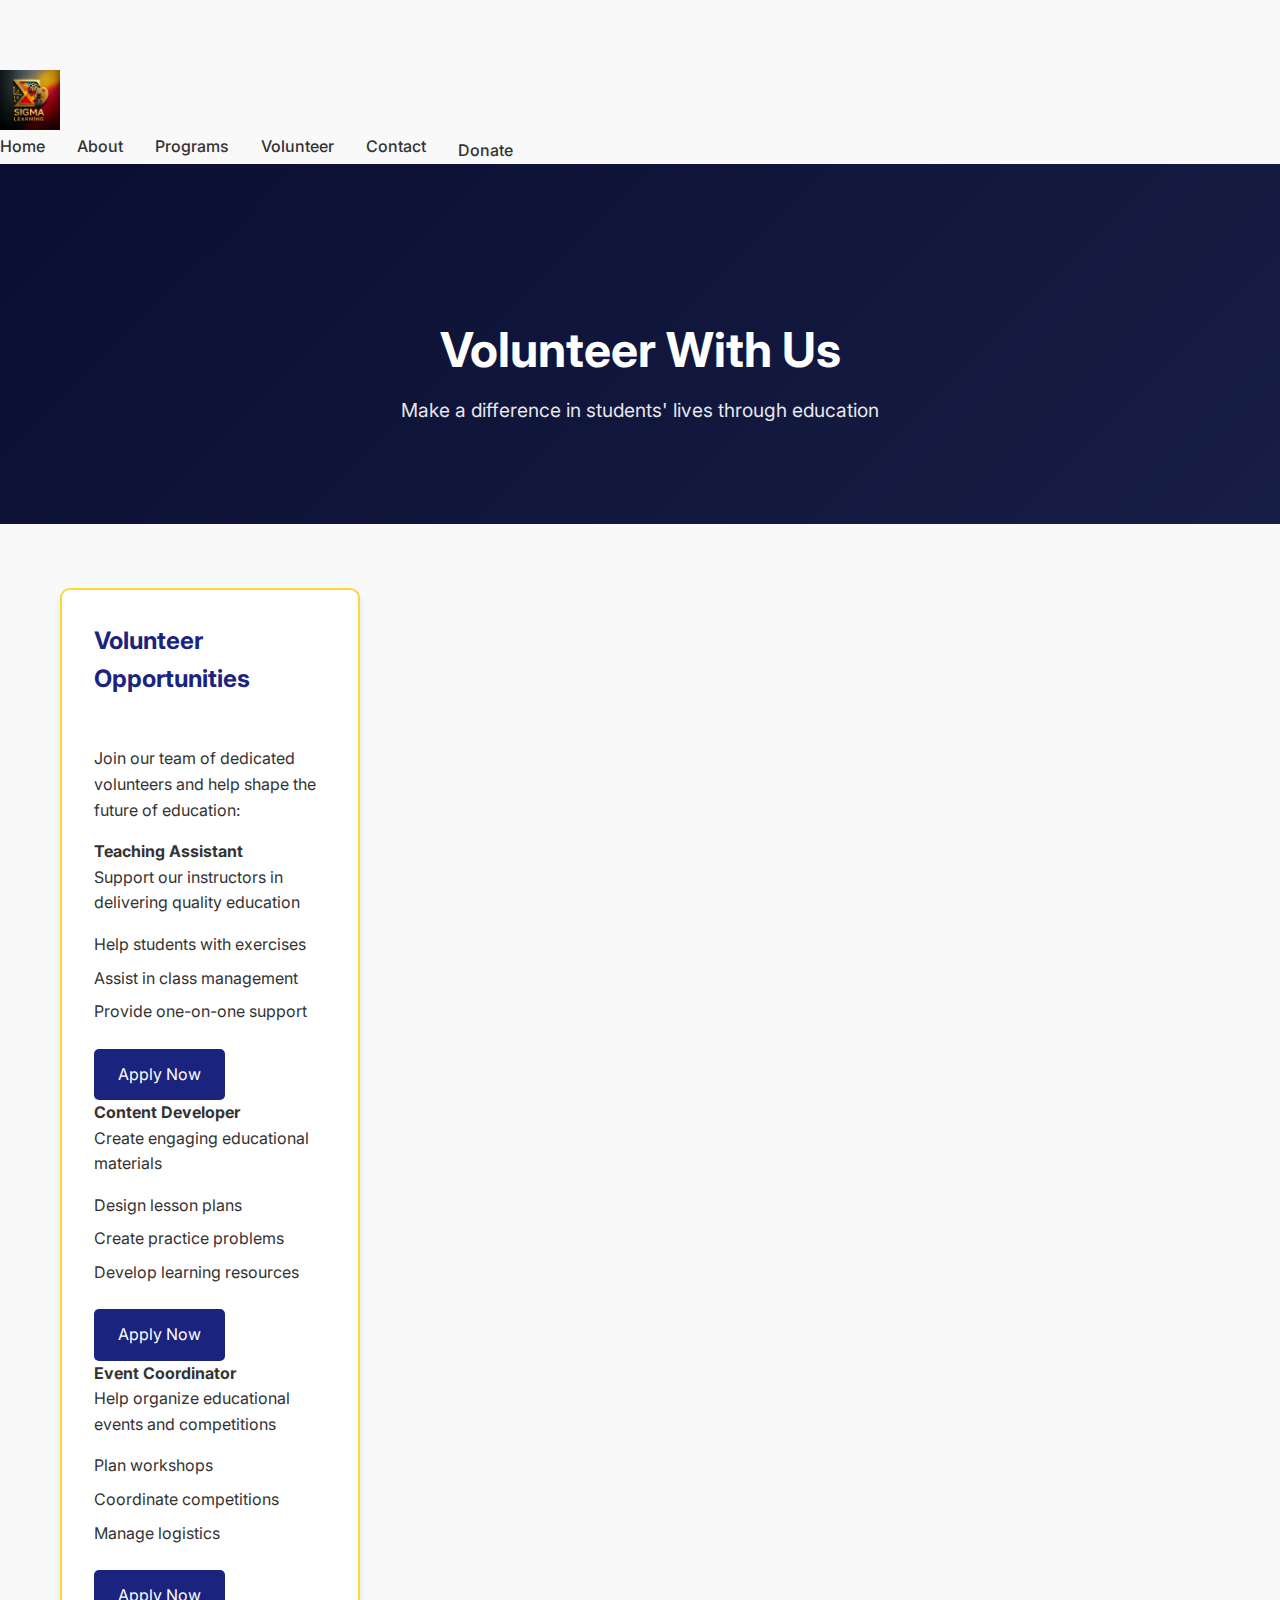
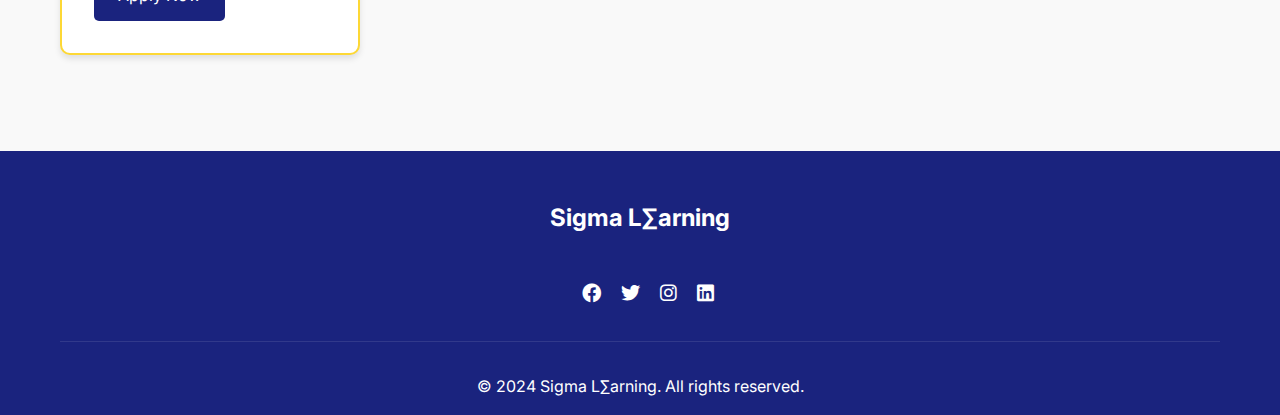
<file: volunteer.html>
<!DOCTYPE html>
<html lang="en">
<head>
    <meta charset="UTF-8">
    <meta name="viewport" content="width=device-width, initial-scale=1.0">
    <title>Sigma L∑arning - Volunteer</title>
    <link rel="stylesheet" href="styles.css">
    <link rel="stylesheet" href="https://cdnjs.cloudflare.com/ajax/libs/font-awesome/6.0.0/css/all.min.css">
    <link href="https://fonts.googleapis.com/css2?family=Inter:wght@400;500;600;700&display=swap" rel="stylesheet">
</head>
<body>
    <!-- Navigation -->
    <nav class="navbar">
        <a href="index.html" class="logo">
            <img src="images/SL logo.jpg" alt="Sigma L∑arning Logo">
        </a>
        <ul class="nav-links">
            <li><a href="index.html">Home</a></li>
            <li><a href="about.html">About</a></li>
            <li><a href="programs.html">Programs</a></li>
            <li><a href="volunteer.html">Volunteer</a></li>
            <li><a href="contact.html">Contact</a></li>
            <li><a href="donate.html" class="donate-btn">Donate</a></li>
        </ul>
    </nav>

    <!-- Volunteer Hero Section -->
    <section class="programs-hero">
        <div class="container">
            <h1>Volunteer With Us</h1>
            <p>Make a difference in students' lives through education</p>
        </div>
    </section>

    <!-- Volunteer Opportunities Section -->
    <section class="program-section">
        <div class="container">
            <div class="program-card">
                <h2>Volunteer Opportunities</h2>
                <div class="program-details">
                    <p>Join our team of dedicated volunteers and help shape the future of education:</p>
                    <div class="program-levels">
                        <div class="level-card">
                            <h4>Teaching Assistant</h4>
                            <p>Support our instructors in delivering quality education</p>
                            <ul>
                                <li>Help students with exercises</li>
                                <li>Assist in class management</li>
                                <li>Provide one-on-one support</li>
                            </ul>
                            <a href="#" class="program-button">Apply Now</a>
                        </div>
                        <div class="level-card">
                            <h4>Content Developer</h4>
                            <p>Create engaging educational materials</p>
                            <ul>
                                <li>Design lesson plans</li>
                                <li>Create practice problems</li>
                                <li>Develop learning resources</li>
                            </ul>
                            <a href="#" class="program-button">Apply Now</a>
                        </div>
                        <div class="level-card">
                            <h4>Event Coordinator</h4>
                            <p>Help organize educational events and competitions</p>
                            <ul>
                                <li>Plan workshops</li>
                                <li>Coordinate competitions</li>
                                <li>Manage logistics</li>
                            </ul>
                            <a href="#" class="program-button">Apply Now</a>
                        </div>
                    </div>
                </div>
            </div>
        </div>
    </section>

    <!-- Footer -->
    <footer class="footer">
        <div class="container">
            <div class="footer-content">
                <div class="footer-logo">Sigma L∑arning</div>
                <div class="social-links">
                    <a href="#"><i class="fab fa-facebook"></i></a>
                    <a href="#"><i class="fab fa-twitter"></i></a>
                    <a href="#"><i class="fab fa-instagram"></i></a>
                    <a href="#"><i class="fab fa-linkedin"></i></a>
                </div>
            </div>
            <div class="footer-bottom">
                <p>&copy; 2024 Sigma L∑arning. All rights reserved.</p>
            </div>
        </div>
    </footer>

    <script src="script.js"></script>
</body>
</html>
</file>
<file: styles.css>
/* Color Variables */
:root {
    --primary-color: #1a237e; /* Indigo 900 */
    --secondary-color: #fdd835; /* Yellow 600 */
    --background-color: #f9f9f9; /* Light Gray */
    --text-color: #333333; /* Dark Gray */
    --white: #ffffff;
    --accent-color: #3949ab; /* Indigo 700 */
}

/* Reset and Base Styles */
* {
    margin: 0;
    padding: 0;
    box-sizing: border-box;
}
/* Adjust logo size */
.logo img {
    max-height: 60px; /* Adjust the height to your preference */
    width: auto; /* Maintain aspect ratio */
    display: block; /* Ensure the logo is displayed */
}
body {
    font-family: 'Inter', Arial, sans-serif;
    line-height: 1.6;
    color: var(--text-color);
    background-color: var(--background-color);
    padding-top: 70px; /* Height of navbar */
}

.container {
    max-width: 1200px;
    margin: 0 auto;
    padding: 0 20px;
}

/* Mobile menu styles */
.nav-links {
    display: flex; /* Horizontal layout for desktop */
    flex-direction: row; /* Align items horizontally */
    list-style: none; /* Remove bullet points */
    margin: 0;
    padding: 0;
    gap: 1rem; /* Add spacing between menu items */
}

.nav-links a {
    text-decoration: none; /* Remove underline */
    color: #000; /* Set text color */
    font-weight: 500; /* Adjust font weight */
}

/* Hide the menu by default on mobile */
.nav-links.active {
    display: flex; /* Show the menu when active */
    flex-direction: column; /* Stack items vertically */
    position: absolute; /* Position the menu for mobile */
    top: 100%; /* Place it below the navbar */
    left: 0;
    width: 100%; /* Full width for mobile */
    background-color: #fff; /* Add background for mobile */
    z-index: 1000; /* Ensure it appears above other content */
    box-shadow: 0 4px 6px rgba(0, 0, 0, 0.1); /* Add shadow for mobile */
    padding: 1rem 0; /* Add padding for spacing */
}

.menu-toggle {
    display: none; /* Hide the toggle button on desktop */
}

.menu-toggle {
    display: none; /* Hide by default */
    cursor: pointer;
}

/* Show the toggle button and menu for smaller screens */
@media (max-width: 768px) {
    .menu-toggle {
        display: block; /* Show the toggle button on mobile */
    }


    .nav-links {
        display: none; /* Hide the menu by default */
    }
    
    .nav-links.active {
        display: flex; /* Show the menu when active */
    }
}





    .donate-btn {
        display: inline-block;
        margin-top: 0.5rem;
        text-align: center;
    }

    /* Adjust hero section for mobile */
    .hero h1 {
        font-size: 2rem;
        padding: 0 1rem;
    }

    .hero p {
        font-size: 1rem;
        padding: 0 1rem;
    }

    /* Adjust program cards for mobile */
    .program-cards {
        grid-template-columns: 1fr;
        gap: 1rem;
        padding: 0 1rem;
    }

    .program-card {
        margin-bottom: 1rem;
    }

    /* Adjust contact form for mobile */
    .contact-content {
        flex-direction: column;
        padding: 0 1rem;
    }

    .contact-info, .contact-form {
        width: 100%;
        margin-bottom: 2rem;
    }

    /* Adjust footer for mobile */
    .footer-content {
        flex-direction: column;
        text-align: center;
    }

    .social-links {
        margin-top: 1rem;
        justify-content: center;
    }


/* Hero Section */
.hero {
    background: linear-gradient(135deg, var(--primary-color), var(--accent-color));
    color: var(--white);
    padding: 120px 0 60px;
    text-align: center;
    position: relative;
    min-height: 60vh;
    display: flex;
    align-items: center;
}

.hero::before {
    content: '';
    position: absolute;
    top: 0;
    left: 0;
    right: 0;
    bottom: 0;
    background: linear-gradient(rgba(0, 0, 0, 0.6), rgba(0, 0, 0, 0.6));
    z-index: 1;
}

.hero-content {
    position: relative;
    z-index: 2;
    max-width: 800px;
    margin: 0 auto;
    padding: 0 20px;
    width: 100%;
}

.hero h1 {
    font-size: 3.5rem;
    margin-bottom: 1.5rem;
    font-weight: 700;
    line-height: 1.2;
}

.hero p {
    font-size: 1.25rem;
    margin-bottom: 2rem;
    max-width: 600px;
    margin-left: auto;
    margin-right: auto;
    line-height: 1.6;
}

.cta-button {
    display: inline-block;
    background-color: var(--secondary-color);
    color: var(--text-color);
    padding: 1rem 2rem;
    border-radius: 8px;
    text-decoration: none;
    font-weight: 600;
    transition: all 0.3s ease;
    box-shadow: 0 4px 6px rgba(0, 0, 0, 0.1);
    border: 2px solid var(--secondary-color);
}

.cta-button:hover {
    background-color: var(--white);
    color: var(--primary-color);
    transform: translateY(-2px);
    box-shadow: 0 6px 8px rgba(0, 0, 0, 0.15);
}

/* Quick Links Section */
.quick-links {
    padding: 4rem 0;
    background-color: var(--background-color);
}

.link-cards {
    display: grid;
    grid-template-columns: repeat(auto-fit, minmax(250px, 1fr));
    gap: 2rem;
    margin-top: 2rem;
}

.link-card {
    background: var(--white);
    padding: 2rem;
    border-radius: 10px;
    text-align: center;
    text-decoration: none;
    color: var(--text-color);
    box-shadow: 0 4px 6px rgba(0,0,0,0.1);
    transition: transform 0.3s;
}

.link-card:hover {
    transform: translateY(-5px);
}

.link-card i {
    font-size: 2.5rem;
    color: var(--primary-color);
    margin-bottom: 1rem;
}

.link-card h3 {
    margin-bottom: 0.5rem;
}

/* About Section */
.about {
    padding: 4rem 0;
    background-color: var(--background-color);
}

.about h2 {
    text-align: center;
    margin-bottom: 2rem;
    color: var(--primary-color);
    font-size: 2.5rem;
}

.about-content {
    display: grid;
    grid-template-columns: 1fr 1fr;
    gap: 2rem;
    align-items: center;
    background-color: white;
    padding: 2rem;
    border-radius: 10px;
    box-shadow: 0 4px 6px rgba(0,0,0,0.1);
}

.about-text {
    font-size: 1.1rem;
    color: #333;
}

.about-text p {
    margin-bottom: 1.5rem;
}

.about-image img {
    width: 100%;
    border-radius: 10px;
    box-shadow: 0 4px 6px rgba(0,0,0,0.1);
}

/* Team Members Styles */
.team-members {
    display: grid;
    grid-template-columns: repeat(auto-fit, minmax(300px, 1fr));
    gap: 2rem;
    margin-top: 2rem;
}

.team-member {
    background: var(--white);
    padding: 2rem;
    border-radius: 12px;
    box-shadow: 0 4px 6px rgba(0, 0, 0, 0.1);
    text-align: center;
    max-width: 350px;
    margin: 0 auto;
}

.member-image {
    width: 150px;
    height: 150px;
    border-radius: 50%;
    overflow: hidden;
    margin: 0 auto 1.5rem;
    border: 4px solid var(--accent-color);
}

.member-image img {
    width: 100%;
    height: 100%;
    object-fit: cover;
}

.team-member h3 {
    color: #2c3e50;
    margin-bottom: 0.5rem;
}

.team-member .role {
    color: #3498db;
    font-weight: bold;
    margin-bottom: 1rem;
}

.team-member p {
    color: #666;
    line-height: 1.6;
}

/* Program Cards */
.program-cards {
    display: grid;
    grid-template-columns: repeat(4, 1fr);
    gap: 2rem;
    margin-top: 2rem;
}

.program-card {
    background: var(--white);
    border-radius: 15px;
    padding: 2rem;
    box-shadow: 0 4px 6px rgba(0, 0, 0, 0.1);
    transition: transform 0.3s ease, box-shadow 0.3s ease;
    border: 2px solid var(--secondary-color);
    display: flex;
    flex-direction: column;
    height: 100%;
}

.program-card:hover {
    transform: translateY(-5px);
    border-color: var(--accent-color);
    box-shadow: 0 8px 15px rgba(0, 0, 0, 0.1);
}

.program-icon {
    text-align: center;
    margin-bottom: 1.5rem;
}

.program-icon i {
    font-size: 3rem;
    color: var(--primary-color);
    background: rgba(26, 35, 126, 0.1);
    padding: 1.5rem;
    border-radius: 50%;
}

.program-content {
    flex: 1;
    display: flex;
    flex-direction: column;
}

.program-content h3 {
    color: var(--primary-color);
    font-size: 1.5rem;
    margin-bottom: 1rem;
}

.program-content p {
    color: var(--text-color);
    margin-bottom: 1.5rem;
    line-height: 1.6;
}

.program-info {
    background: var(--background-color);
    padding: 1rem;
    border-radius: 8px;
    margin-bottom: 1.5rem;
}

.program-info p {
    margin: 0;
    font-size: 0.9rem;
}

.program-card .cta-button {
    margin-top: auto;
    align-self: flex-start;
    padding: 0.8rem 1.5rem;
    background: var(--primary-color);
    color: white;
    text-decoration: none;
    border-radius: 5px;
    transition: background-color 0.3s;
}

.program-card .cta-button:hover {
    background: var(--secondary-color);
    color: var(--text-color);
}

/* Responsive Design */
@media (max-width: 1200px) {
    .program-cards {
        grid-template-columns: repeat(2, 1fr);
    }
}

@media (max-width: 768px) {
    .program-cards {
        grid-template-columns: 1fr;
    }
    
    .team-members {
        grid-template-columns: 1fr;
    }
}

/* Footer */
.footer {
    background-color: var(--primary-color);
    color: var(--white);
    padding: 3rem 0 1rem;
}

.footer-content {
    display: flex;
    justify-content: space-between;
    align-items: center;
    margin-bottom: 2rem;
}

.footer-logo {
    font-size: 1.5rem;
    font-weight: 700;
    color: var(--white);
    margin-bottom: 1.5rem;
}

.social-links a {
    color: var(--white);
    margin-left: 1rem;
    font-size: 1.2rem;
    transition: color 0.3s ease;
}

.social-links a:hover {
    color: var(--secondary-color);
}

.footer-bottom {
    text-align: center;
    padding-top: 2rem;
    border-top: 1px solid rgba(255, 255, 255, 0.1);
    margin-top: 2rem;
}

/* Programs Page Styles */
.programs-hero {
    background: linear-gradient(135deg, var(--primary-color), var(--accent-color));
    color: var(--white);
    padding: 120px 0 60px;
    text-align: center;
    position: relative;
    min-height: 40vh;
    display: flex;
    align-items: center;
}

.programs-hero::before {
    content: '';
    position: absolute;
    top: 0;
    left: 0;
    right: 0;
    bottom: 0;
    background: linear-gradient(rgba(0, 0, 0, 0.6), rgba(0, 0, 0, 0.6));
    z-index: 1;
}

.programs-hero .container {
    position: relative;
    z-index: 2;
    width: 100%;
    max-width: 800px;
    margin: 0 auto;
    padding: 0 20px;
}

.programs-hero h1 {
    font-size: 3rem;
    margin-bottom: 1rem;
    line-height: 1.2;
}

.programs-hero p {
    font-size: 1.2rem;
    opacity: 0.9;
    line-height: 1.6;
}

.program-section {
    padding: 4rem 0;
}

.program-section:nth-child(even) {
    background-color: var(--background-color);
}

/* Contact Form Styles */
.contact-form {
    max-width: 600px;
    margin: 0 auto;
}

.form-group {
    margin-bottom: 20px;
}

.form-group label {
    display: block;
    margin-bottom: 5px;
    color: #2c3e50;
}

.form-group input,
.form-group textarea {
    width: 100%;
    padding: 10px;
    border: 1px solid #ddd;
    border-radius: 5px;
    font-size: 1rem;
}

.form-group textarea {
    height: 150px;
    resize: vertical;
}

/* Mobile Menu Button */
.menu-toggle {
    display: none;
    background: none;
    border: none;
    font-size: 1.5rem;
    cursor: pointer;
    color: var(--primary-color);
    padding: 0.5rem;
}

/* Responsive Design */
@media (max-width: 768px) {
    .menu-toggle {
        display: block;
    }

    .nav-links {
        display: none;
        position: absolute;
        top: 100%;
        left: 0;
        right: 0;
        background-color: var(--white);
        flex-direction: column;
        padding: 1rem;
        box-shadow: 0 2px 4px rgba(0, 0, 0, 0.1);
    }

    .nav-links.active {
        display: flex;
    }

    .nav-links a {
        width: 100%;
        text-align: center;
        padding: 1rem;
    }

    .hero h1 {
        font-size: 2rem;
    }

    .hero p {
        font-size: 1rem;
        padding: 0 20px;
    }

    .about-content {
        grid-template-columns: 1fr;
    }

    .program-card {
        padding: 20px;
    }

    .program-levels {
        grid-template-columns: 1fr;
    }

    .footer-content {
        flex-direction: column;
        text-align: center;
    }

    .social-links {
        margin-top: 1rem;
    }

    .social-links a {
        margin: 0 0.5rem;
    }

    .team-members {
        grid-template-columns: 1fr;
    }
    
    .member-image {
        width: 120px;
        height: 120px;
    }
}

/* Join Our Classes Section */
.join-classes {
    padding: 4rem 0;
    background-color: var(--background-color);
}

.join-classes .container {
    max-width: 1200px;
    margin: 0 auto;
    padding: 0 2rem;
}

.join-classes h2 {
    text-align: center;
    margin-bottom: 3rem;
    color: #333;
    font-size: 2.5rem;
}

.class-cards {
    display: grid;
    grid-template-columns: repeat(auto-fit, minmax(250px, 1fr));
    gap: 2rem;
    margin-top: 2rem;
}

.class-card {
    background: white;
    padding: 2rem;
    border-radius: 10px;
    box-shadow: 0 4px 6px rgba(0, 0, 0, 0.1);
    text-align: center;
    transition: transform 0.3s ease;
}

.class-card:hover {
    transform: translateY(-5px);
}

.class-card h3 {
    color: #333;
    margin-bottom: 1rem;
    font-size: 1.5rem;
}

.class-card p {
    color: #666;
    margin-bottom: 1.5rem;
}

.class-card .cta-button {
    display: inline-block;
    padding: 0.8rem 1.5rem;
    background-color: #007bff;
    color: white;
    text-decoration: none;
    border-radius: 5px;
    transition: background-color 0.3s ease;
}

.class-card .cta-button:hover {
    background-color: #0056b3;
}

@media (max-width: 768px) {
    .class-cards {
        grid-template-columns: 1fr;
    }
    
    .join-classes h2 {
        font-size: 2rem;
    }
}

/* Remove bullets from all lists by default */
ul {
    list-style: none;
    padding-left: 0;
}

/* Keep bullets only for home page programs section */
.program-cards .program-content ul {
    list-style: disc;
    padding-left: 1.5em;
}

/* Make program cards consistent */
.program-section .program-card {
    background: white;
    border-radius: 10px;
    padding: 2rem;
    box-shadow: 0 4px 6px rgba(0, 0, 0, 0.1);
    margin-bottom: 2rem;
}

.program-section .program-icon {
    font-size: 2.5rem;
    color: var(--primary-color);
    margin-bottom: 1rem;
}

.program-section h2 {
    color: var(--primary-color);
    margin-bottom: 1.5rem;
}

.program-section .program-details {
    margin-top: 1.5rem;
}

.program-section .program-details h3 {
    color: var(--text-color);
    margin-bottom: 1rem;
}

.program-section .program-details p {
    margin-bottom: 1rem;
    line-height: 1.6;
}

.program-section .program-details ul {
    list-style: none;
    padding-left: 0;
    margin-bottom: 1.5rem;
}

.program-section .program-details ul li {
    margin-bottom: 0.5rem;
    padding-left: 0;
}

.program-section .program-info {
    background: var(--background-color);
    padding: 1rem;
    border-radius: 5px;
    margin: 1.5rem 0;
}

.program-section .program-info p {
    margin-bottom: 0.5rem;
}

.program-section .program-button {
    display: inline-block;
    padding: 0.8rem 1.5rem;
    background: var(--primary-color);
    color: white;
    text-decoration: none;
    border-radius: 5px;
    transition: background-color 0.3s;
}

.program-section .program-button:hover {
    background: var(--secondary-color);
}

/* Home Page Programs Section */
.programs {
    padding: 5rem 0;
    background-color: var(--background-color);
}

.programs .section-header {
    text-align: center;
    margin-bottom: 3rem;
}

.programs .section-header h2 {
    color: var(--primary-color);
    font-size: 2.5rem;
    margin-bottom: 1rem;
}

.programs .section-header p {
    color: var(--text-color);
    font-size: 1.2rem;
    max-width: 800px;
    margin: 0 auto;
}

.program-cards {
    display: flex; /* Use flexbox for layout */
    flex-wrap: nowrap; /* Prevent wrapping to a new line */
    gap: 2rem; /* Add spacing between cards */
    overflow-x: auto; /* Allow horizontal scrolling if needed */
    padding: 1rem 0; /* Add padding for spacing */
}

.program-card {
    flex: 0 0 auto; /* Prevent cards from shrinking or growing */
    width: 300px; /* Set a fixed width for each card */
}

.program-card:hover {
    transform: translateY(-5px);
}

.program-icon {
    text-align: center;
    margin-bottom: 1.5rem;
}

.program-icon i {
    font-size: 2.5rem;
    color: var(--primary-color);
}

.program-content {
    flex: 1;
    display: flex;
    flex-direction: column;
}

.program-content h3 {
    color: var(--primary-color);
    margin-bottom: 1rem;
}

.program-content p {
    color: var(--text-color);
    margin-bottom: 1.5rem;
    line-height: 1.6;
}

.program-info {
    background: var(--background-color);
    padding: 1rem;
    border-radius: 8px;
    margin-bottom: 1.5rem;
}

.program-info p {
    margin: 0;
    font-size: 0.9rem;
}

.program-card .cta-button {
    margin-top: auto;
    align-self: flex-start;
    padding: 0.8rem 1.5rem;
    background: var(--primary-color);
    color: white;
    text-decoration: none;
    border-radius: 5px;
    transition: background-color 0.3s;
}

.program-card .cta-button:hover {
    background: var(--secondary-color);
}

@media (max-width: 768px) {
    .programs {
        padding: 3rem 0;
    }
    
    .programs .section-header h2 {
        font-size: 2rem;
    }
    
    .programs .section-header p {
        font-size: 1rem;
    }
    
    .program-cards {
        grid-template-columns: 1fr;
    }
}

/* About Page Styles */
.about-hero {
    background: linear-gradient(135deg, var(--primary-color), var(--accent-color));
    color: var(--white);
    padding: 100px 0 60px;
    text-align: center;
    position: relative;
}

.about-hero::before {
    content: '';
    position: absolute;
    top: 0;
    left: 0;
    right: 0;
    bottom: 0;
    background: linear-gradient(rgba(0, 0, 0, 0.6), rgba(0, 0, 0, 0.6));
    z-index: 1;
}

.about-hero .container {
    position: relative;
    z-index: 2;
}

.about-hero h1 {
    font-size: 3rem;
    margin-bottom: 1rem;
}

.about-hero p {
    font-size: 1.2rem;
    opacity: 0.9;
}

.mission {
    padding: 80px 0;
    background-color: var(--background-color);
}

.mission h2 {
    text-align: center;
    margin-bottom: 2rem;
    color: var(--primary-color);
}

.mission p {
    max-width: 800px;
    margin: 0 auto;
    font-size: 1.1rem;
    line-height: 1.6;
    color: var(--text-color);
}

.team {
    padding: 80px 0;
}

.team h2 {
    text-align: center;
    margin-bottom: 3rem;
    color: var(--primary-color);
}

.team-members {
    display: grid;
    grid-template-columns: repeat(auto-fit, minmax(300px, 1fr));
    gap: 3rem;
    max-width: 1200px;
    margin: 0 auto;
}

.team-member {
    background: white;
    padding: 2rem;
    border-radius: 10px;
    box-shadow: 0 4px 6px rgba(0, 0, 0, 0.1);
    text-align: center;
    transition: transform 0.3s ease;
}

.team-member:hover {
    transform: translateY(-5px);
}

.member-image {
    width: 150px;
    height: 150px;
    margin: 0 auto 1.5rem;
    border-radius: 50%;
    overflow: hidden;
    border: 4px solid var(--accent-color);
}

.member-image img {
    width: 100%;
    height: 100%;
    object-fit: cover;
}

.team-member h3 {
    color: var(--primary-color);
    margin-bottom: 0.5rem;
}

.team-member .role {
    color: var(--accent-color);
    font-weight: 600;
    margin-bottom: 1rem;
}

.team-member p {
    color: var(--text-color);
    line-height: 1.6;
}

/* Responsive Design */
@media (max-width: 768px) {
    .about-hero {
        padding: 80px 0 40px;
    }

    .about-hero h1 {
        font-size: 2.5rem;
    }

    .mission, .team {
        padding: 60px 0;
    }

    .team-members {
        grid-template-columns: 1fr;
        gap: 2rem;
    }
} 

/* Footer Links Styling */
.footer-links a {
    color: var(--white); /* Make links white for better visibility */
    text-decoration: none;
    font-weight: bold;
    transition: color 0.3s ease;
}

.footer-links a:hover {
    color: var(--secondary-color); /* Add hover effect */
}


/* Mobile Menu Styling */
.menu-toggle {
    display: none;
    cursor: pointer;
    font-size: 1.5rem;
    color: var(--text-color);
}

.nav-links.active {
    display: block;
}

@media (max-width: 768px) {
    .menu-toggle {
        display: block;
    }

    .nav-links {
        display: none;
        flex-direction: column;
        background-color: var(--white);
        position: absolute;
        top: 70px;
        right: 0;
        width: 100%;
        box-shadow: 0 4px 6px rgba(0, 0, 0, 0.1);
    }

    .nav-links li {
        margin: 1rem 0;
        text-align: center;
    }
}

/* Highlight Section for About Us */
.team-highlight {
    background-color: var(--background-color);
    padding: 1.5rem;
    border-radius: 10px;
    box-shadow: 0 4px 6px rgba(0, 0, 0, 0.1);
    margin-top: 2rem;
}

/* Join Class Section */
.join-class {
    padding: 4rem 0;
    background-color: var(--background-color);
}

.join-class .section-header {
    text-align: center;
    max-width: 800px;
    margin: 0 auto 3rem;
}

.join-class .section-header h2 {
    color: var(--primary-color);
    margin-bottom: 1rem;
}

.join-class .section-header p {
    color: var(--text-color);
    font-size: 1.1rem;
    line-height: 1.6;
}

.class-options {
    display: grid;
    grid-template-columns: repeat(auto-fit, minmax(250px, 1fr));
    gap: 2rem;
    margin-top: 2rem;
}

.class-card {
    background: white;
    padding: 2rem;
    border-radius: 10px;
    text-align: center;
    box-shadow: 0 4px 6px rgba(0, 0, 0, 0.1);
    transition: transform 0.3s ease;
}

.class-card:hover {
    transform: translateY(-5px);
}

.class-card i {
    font-size: 2.5rem;
    color: var(--primary-color);
    margin-bottom: 1rem;
}

.class-card h3 {
    color: var(--text-color);
    margin-bottom: 0.5rem;
}

.class-card p {
    color: var(--text-color);
    margin-bottom: 1.5rem;
}

.class-card .cta-button {
    display: inline-block;
    padding: 0.8rem 1.5rem;
    background: var(--primary-color);
    color: white;
    text-decoration: none;
    border-radius: 5px;
    transition: background-color 0.3s ease;
}

.class-card .cta-button:hover {
    background: var(--secondary-color);
}

/* Navigation Spacing */
.nav-links {
    display: flex;
    gap: 2rem;
    align-items: center;
}

.nav-links a {
    color: var(--text-color);
    text-decoration: none;
    font-weight: 500;
    transition: color 0.3s ease;
}

.nav-links a:hover {
    color: var(--primary-color);
}

/* Footer Links */
.footer-links {
    display: flex;
    gap: 2rem;
    margin: 1rem 0;
}

.footer-links a {
    color: white;
    text-decoration: none;
    transition: color 0.3s ease;
}

.footer-links a:hover {
    color: var(--secondary-color);
}

.contact-details {
    margin: 2rem 0;
}

.contact-details p {
    margin-bottom: 1rem;
    display: flex;
    align-items: center;
    gap: 1rem;
}

.contact-details i {
    font-size: 1.2rem;
    color: var(--primary-color);
    width: 24px;
    text-align: center;
}

.contact-details a {
    color: var(--primary-color);
    text-decoration: none;
    transition: color 0.3s ease;
}

.contact-details a:hover {
    color: var(--accent-color);
}

.fab.fa-whatsapp {
    color: #25D366;
}


/* Mobile Sign-Up Button */
.mobile-signup-btn {
    display: none; /* Hide by default */
    background-color: var(--primary-color);
    color: white;
    text-decoration: none;
    padding: 0.8rem 1.5rem;
    border-radius: 5px;
    font-size: 1rem;
    text-align: center;
    margin-top: 1rem;
    transition: background-color 0.3s ease;
}

.mobile-signup-btn:hover {
    background-color: var(--secondary-color);
}

/* Show the button only on mobile devices */
@media (max-width: 768px) {
    .mobile-signup-btn {
        display: inline-block; /* Show on mobile */
    }
}

/* Ongoing Programs Section */
.ongoing-programs {
    padding: 5rem 0;
    background-color: var(--white);
}

.future-builders {
    max-width: 1000px;
    margin: 0 auto;
    background: var(--background-color);
    border-radius: 15px;
    padding: 3rem;
    box-shadow: 0 4px 6px rgba(0, 0, 0, 0.1);
}

.program-overview {
    text-align: center;
    margin-bottom: 3rem;
}

.program-overview .program-icon {
    margin-bottom: 1.5rem;
}

.program-overview .program-icon i {
    font-size: 4rem;
    color: var(--primary-color);
    background: rgba(26, 35, 126, 0.1);
    padding: 2rem;
    border-radius: 50%;
}

.program-overview h3 {
    color: var(--primary-color);
    font-size: 2.5rem;
    margin-bottom: 1rem;
}

.program-description {
    font-size: 1.2rem;
    line-height: 1.6;
    color: var(--text-color);
    max-width: 800px;
    margin: 0 auto;
}

.workshops-section {
    margin-bottom: 3rem;
}

.workshops-section h4 {
    color: var(--primary-color);
    font-size: 1.8rem;
    margin-bottom: 1.5rem;
    text-align: center;
}

.workshop-list {
    display: grid;
    grid-template-columns: repeat(auto-fit, minmax(250px, 1fr));
    gap: 1.5rem;
    margin-bottom: 1.5rem;
}

.workshop-item {
    display: flex;
    align-items: center;
    gap: 1rem;
    padding: 1rem;
    background: var(--white);
    border-radius: 10px;
    box-shadow: 0 2px 4px rgba(0, 0, 0, 0.1);
    transition: transform 0.3s ease;
}

.workshop-item:hover {
    transform: translateY(-2px);
}

.workshop-item i {
    font-size: 1.5rem;
    color: var(--secondary-color);
    width: 30px;
    text-align: center;
}

.workshop-item span {
    font-weight: 600;
    color: var(--text-color);
}

.workshop-note {
    text-align: center;
    font-style: italic;
    color: var(--primary-color);
    font-weight: 500;
}

.get-involved {
    text-align: center;
}

.get-involved h4 {
    color: var(--primary-color);
    font-size: 1.8rem;
    margin-bottom: 1.5rem;
}

.involvement-options {
    display: flex;
    flex-direction: column;
    align-items: center;
    gap: 1rem;
}

.involvement-options .cta-button {
    display: inline-flex;
    align-items: center;
    gap: 0.5rem;
    font-size: 1.1rem;
    padding: 1rem 2rem;
}

.email-note {
    display: flex;
    align-items: center;
    gap: 0.5rem;
    color: var(--text-color);
    font-size: 1rem;
}

.email-note i {
    color: var(--primary-color);
}

/* Mobile Responsive for Ongoing Programs */
@media (max-width: 768px) {
    .future-builders {
        padding: 2rem 1rem;
        margin: 0 1rem;
    }

    .program-overview h3 {
        font-size: 2rem;
    }

    .program-description {
        font-size: 1rem;
    }

    .workshop-list {
        grid-template-columns: 1fr;
    }

    .workshop-item {
        padding: 0.8rem;
    }

    .involvement-options .cta-button {
        font-size: 1rem;
        padding: 0.8rem 1.5rem;
    }
}
</file>
